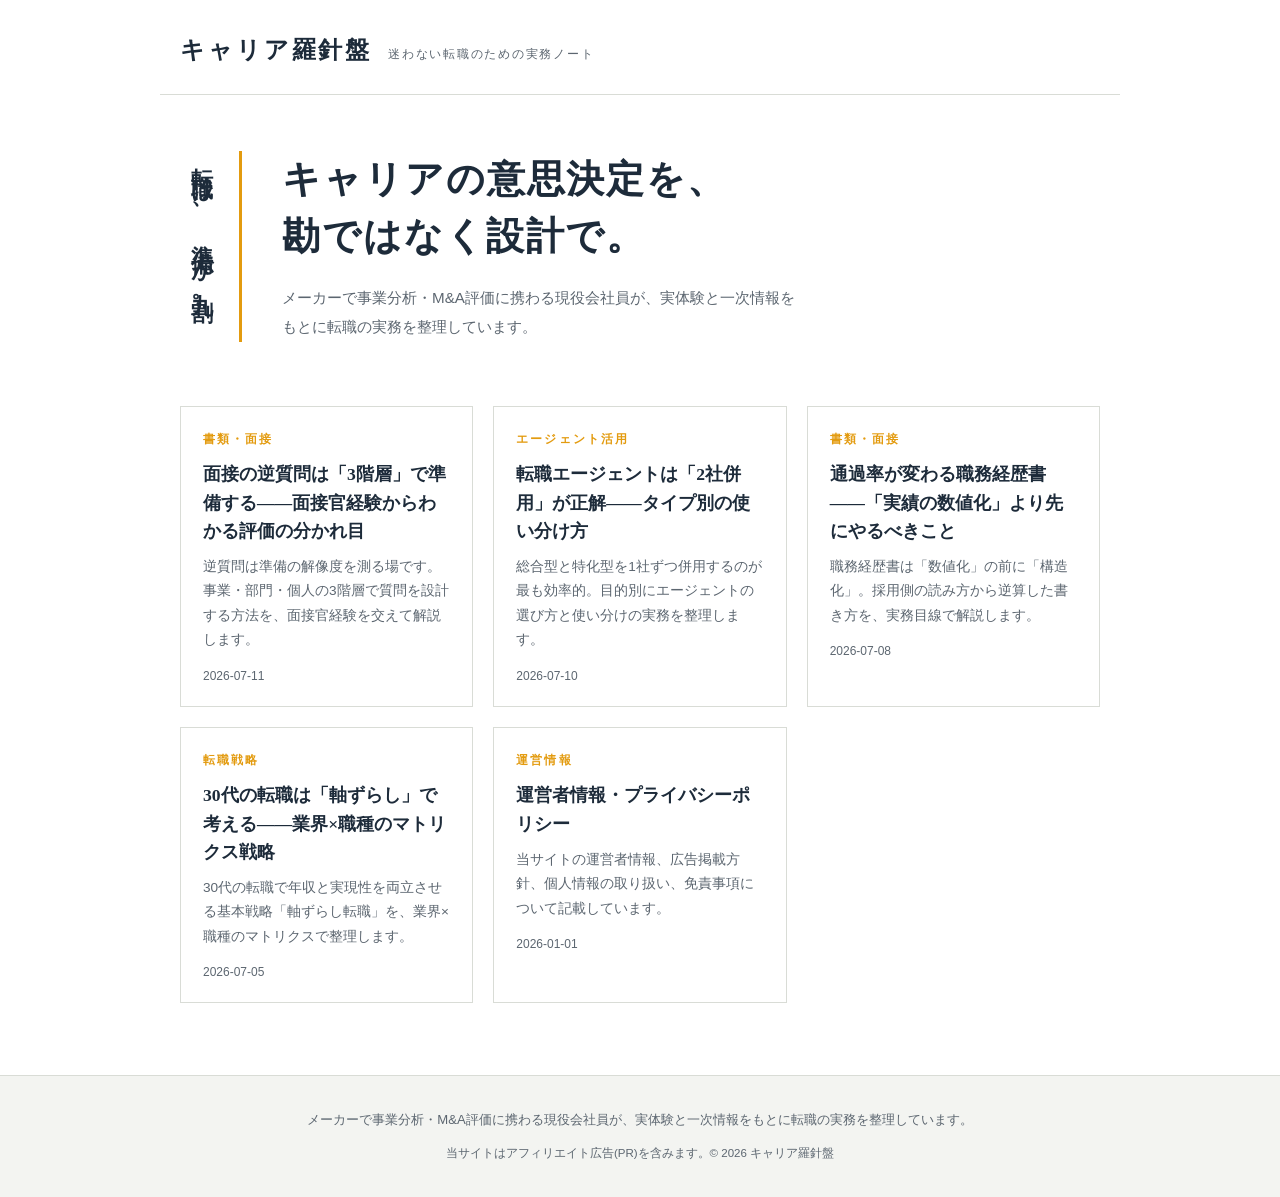
<file: docs/index.html>
<!DOCTYPE html>
<html lang="ja">
<head>
<meta charset="UTF-8">
<meta name="viewport" content="width=device-width, initial-scale=1.0">
<title>キャリア羅針盤 | 迷わない転職のための実務ノート</title>
<meta name="description" content="迷わない転職のための実務ノート">
<style>:root{
  --ink:#1d2b3a;
  --paper:#ffffff;
  --mist:#f3f4f1;
  --amber:#e39b0f;
  --link:#24589f;
  --gray:#5c6670;
  --hair:#d9dcd6;
}
*{margin:0;padding:0;box-sizing:border-box}
body{
  font-family:"Hiragino Sans","Hiragino Kaku Gothic ProN","Yu Gothic","Noto Sans JP",Meiryo,sans-serif;
  color:var(--ink);background:var(--paper);
  line-height:1.9;font-size:16px;
  -webkit-font-smoothing:antialiased;
}
a{color:var(--link)}
a:focus-visible{outline:2px solid var(--amber);outline-offset:3px}

/* ---- header ---- */
.site-head{
  max-width:960px;margin:0 auto;padding:28px 20px 20px;
  border-bottom:1px solid var(--hair);
  display:flex;align-items:baseline;gap:16px;flex-wrap:wrap;
}
.brand{
  font-family:"Hiragino Mincho ProN","Yu Mincho","Noto Serif JP",serif;
  font-size:1.5rem;font-weight:600;letter-spacing:.12em;
  color:var(--ink);text-decoration:none;
}
.tagline{font-size:.78rem;color:var(--gray);letter-spacing:.14em}

/* ---- hero ---- */
.hero{
  max-width:960px;margin:0 auto;padding:56px 20px;
  display:flex;gap:40px;align-items:stretch;
}
.hero-vertical{
  writing-mode:vertical-rl;
  font-family:"Hiragino Mincho ProN","Yu Mincho","Noto Serif JP",serif;
  font-size:1.35rem;letter-spacing:.35em;font-weight:600;
  border-right:3px solid var(--amber);
  padding-right:18px;color:var(--ink);
}
.hero-main h1{
  font-family:"Hiragino Mincho ProN","Yu Mincho","Noto Serif JP",serif;
  font-size:clamp(1.6rem,4.5vw,2.4rem);
  font-weight:600;line-height:1.5;letter-spacing:.05em;margin-bottom:18px;
}
.hero-main p{color:var(--gray);max-width:34em;font-size:.95rem}

/* ---- article grid ---- */
.grid{
  max-width:960px;margin:0 auto;padding:8px 20px 72px;
  display:grid;grid-template-columns:repeat(auto-fill,minmax(280px,1fr));gap:20px;
}
.card{
  display:block;text-decoration:none;color:var(--ink);
  border:1px solid var(--hair);background:var(--paper);
  padding:22px 22px 18px;transition:border-color .2s;
}
.card:hover{border-color:var(--amber)}
.card-cat{
  font-size:.72rem;letter-spacing:.18em;color:var(--amber);
  font-weight:700;margin-bottom:10px;
}
.card-title{
  font-family:"Hiragino Mincho ProN","Yu Mincho","Noto Serif JP",serif;
  font-size:1.1rem;font-weight:600;line-height:1.6;margin-bottom:10px;
}
.card-desc{font-size:.85rem;color:var(--gray);line-height:1.8;margin-bottom:12px}
.card-date{font-size:.75rem;color:var(--gray)}

/* ---- article page ---- */
.article{max-width:720px;margin:0 auto;padding:48px 20px 72px}
.eyebrow{font-size:.75rem;letter-spacing:.2em;color:var(--amber);font-weight:700;margin-bottom:12px}
.article h1{
  font-family:"Hiragino Mincho ProN","Yu Mincho","Noto Serif JP",serif;
  font-size:clamp(1.5rem,4vw,2rem);font-weight:600;line-height:1.6;
  margin-bottom:36px;padding-bottom:20px;border-bottom:1px solid var(--hair);
}
.article h2{
  font-family:"Hiragino Mincho ProN","Yu Mincho","Noto Serif JP",serif;
  font-size:1.3rem;font-weight:600;margin:44px 0 16px;
  padding-left:14px;border-left:4px solid var(--amber);line-height:1.6;
}
.article h3{font-size:1.05rem;font-weight:700;margin:32px 0 12px}
.article p{margin-bottom:18px}
.article ul,.article ol{margin:0 0 18px 1.5em}
.article li{margin-bottom:6px}
.article blockquote{
  background:var(--mist);padding:16px 20px;margin-bottom:18px;
  border-left:3px solid var(--gray);font-size:.92rem;color:var(--gray);
}
.back{margin-top:48px}

/* ---- CTA box ---- */
.cta{
  border:1.5px solid var(--ink);background:var(--mist);
  padding:24px;margin:28px 0;
}
.cta-label{font-size:.68rem;letter-spacing:.2em;color:var(--gray);margin-bottom:6px}
.cta-name{
  font-family:"Hiragino Mincho ProN","Yu Mincho","Noto Serif JP",serif;
  font-size:1.15rem;font-weight:600;margin-bottom:8px;
}
.cta-desc{font-size:.88rem;color:var(--gray);margin-bottom:16px;line-height:1.8}
.cta-btn{
  display:inline-block;background:var(--ink);color:#fff;text-decoration:none;
  padding:12px 28px;font-size:.9rem;font-weight:700;letter-spacing:.08em;
  transition:background .2s;
}
.cta-btn:hover{background:var(--amber)}
.cta-btn:focus-visible{outline:2px solid var(--amber);outline-offset:3px}

/* ---- footer ---- */
.site-foot{
  border-top:1px solid var(--hair);background:var(--mist);
  padding:32px 20px;text-align:center;font-size:.82rem;color:var(--gray);
}
.site-foot .fine{margin-top:10px;font-size:.72rem}

@media (max-width:640px){
  .hero{flex-direction:row;gap:24px;padding:40px 20px}
  .hero-vertical{font-size:1.05rem}
}
@media (prefers-reduced-motion:reduce){
  *{transition:none!important}
}
</style>
</head>
<body>
<header class="site-head">
  <a class="brand" href="index.html">キャリア羅針盤</a>
  <p class="tagline">迷わない転職のための実務ノート</p>
</header>
<section class="hero">
  <p class="hero-vertical">転職は、準備が九割。</p>
  <div class="hero-main">
    <h1>キャリアの意思決定を、<br>勘ではなく設計で。</h1>
    <p>メーカーで事業分析・M&A評価に携わる現役会社員が、実体験と一次情報をもとに転職の実務を整理しています。</p>
  </div>
</section>
<main class="grid">
<a class="card" href="2026-07-11-gyakushitsumon-3kaisou.html">
  <p class="card-cat">書類・面接</p>
  <p class="card-title">面接の逆質問は「3階層」で準備する——面接官経験からわかる評価の分かれ目</p>
  <p class="card-desc">逆質問は準備の解像度を測る場です。事業・部門・個人の3階層で質問を設計する方法を、面接官経験を交えて解説します。</p>
  <p class="card-date">2026-07-11</p>
</a>
<a class="card" href="2026-07-10-tenshoku-agent.html">
  <p class="card-cat">エージェント活用</p>
  <p class="card-title">転職エージェントは「2社併用」が正解——タイプ別の使い分け方</p>
  <p class="card-desc">総合型と特化型を1社ずつ併用するのが最も効率的。目的別にエージェントの選び方と使い分けの実務を整理します。</p>
  <p class="card-date">2026-07-10</p>
</a>
<a class="card" href="2026-07-08-shokumu-keirekisho.html">
  <p class="card-cat">書類・面接</p>
  <p class="card-title">通過率が変わる職務経歴書——「実績の数値化」より先にやるべきこと</p>
  <p class="card-desc">職務経歴書は「数値化」の前に「構造化」。採用側の読み方から逆算した書き方を、実務目線で解説します。</p>
  <p class="card-date">2026-07-08</p>
</a>
<a class="card" href="2026-07-05-30dai-tenshoku-senryaku.html">
  <p class="card-cat">転職戦略</p>
  <p class="card-title">30代の転職は「軸ずらし」で考える——業界×職種のマトリクス戦略</p>
  <p class="card-desc">30代の転職で年収と実現性を両立させる基本戦略「軸ずらし転職」を、業界×職種のマトリクスで整理します。</p>
  <p class="card-date">2026-07-05</p>
</a>
<a class="card" href="2026-01-01-privacy-policy.html">
  <p class="card-cat">運営情報</p>
  <p class="card-title">運営者情報・プライバシーポリシー</p>
  <p class="card-desc">当サイトの運営者情報、広告掲載方針、個人情報の取り扱い、免責事項について記載しています。</p>
  <p class="card-date">2026-01-01</p>
</a>
</main>
<footer class="site-foot">
  <p>メーカーで事業分析・M&A評価に携わる現役会社員が、実体験と一次情報をもとに転職の実務を整理しています。</p>
  <p class="fine">当サイトはアフィリエイト広告(PR)を含みます。&copy; 2026 キャリア羅針盤</p>
</footer>
</body>
</html>
</file>
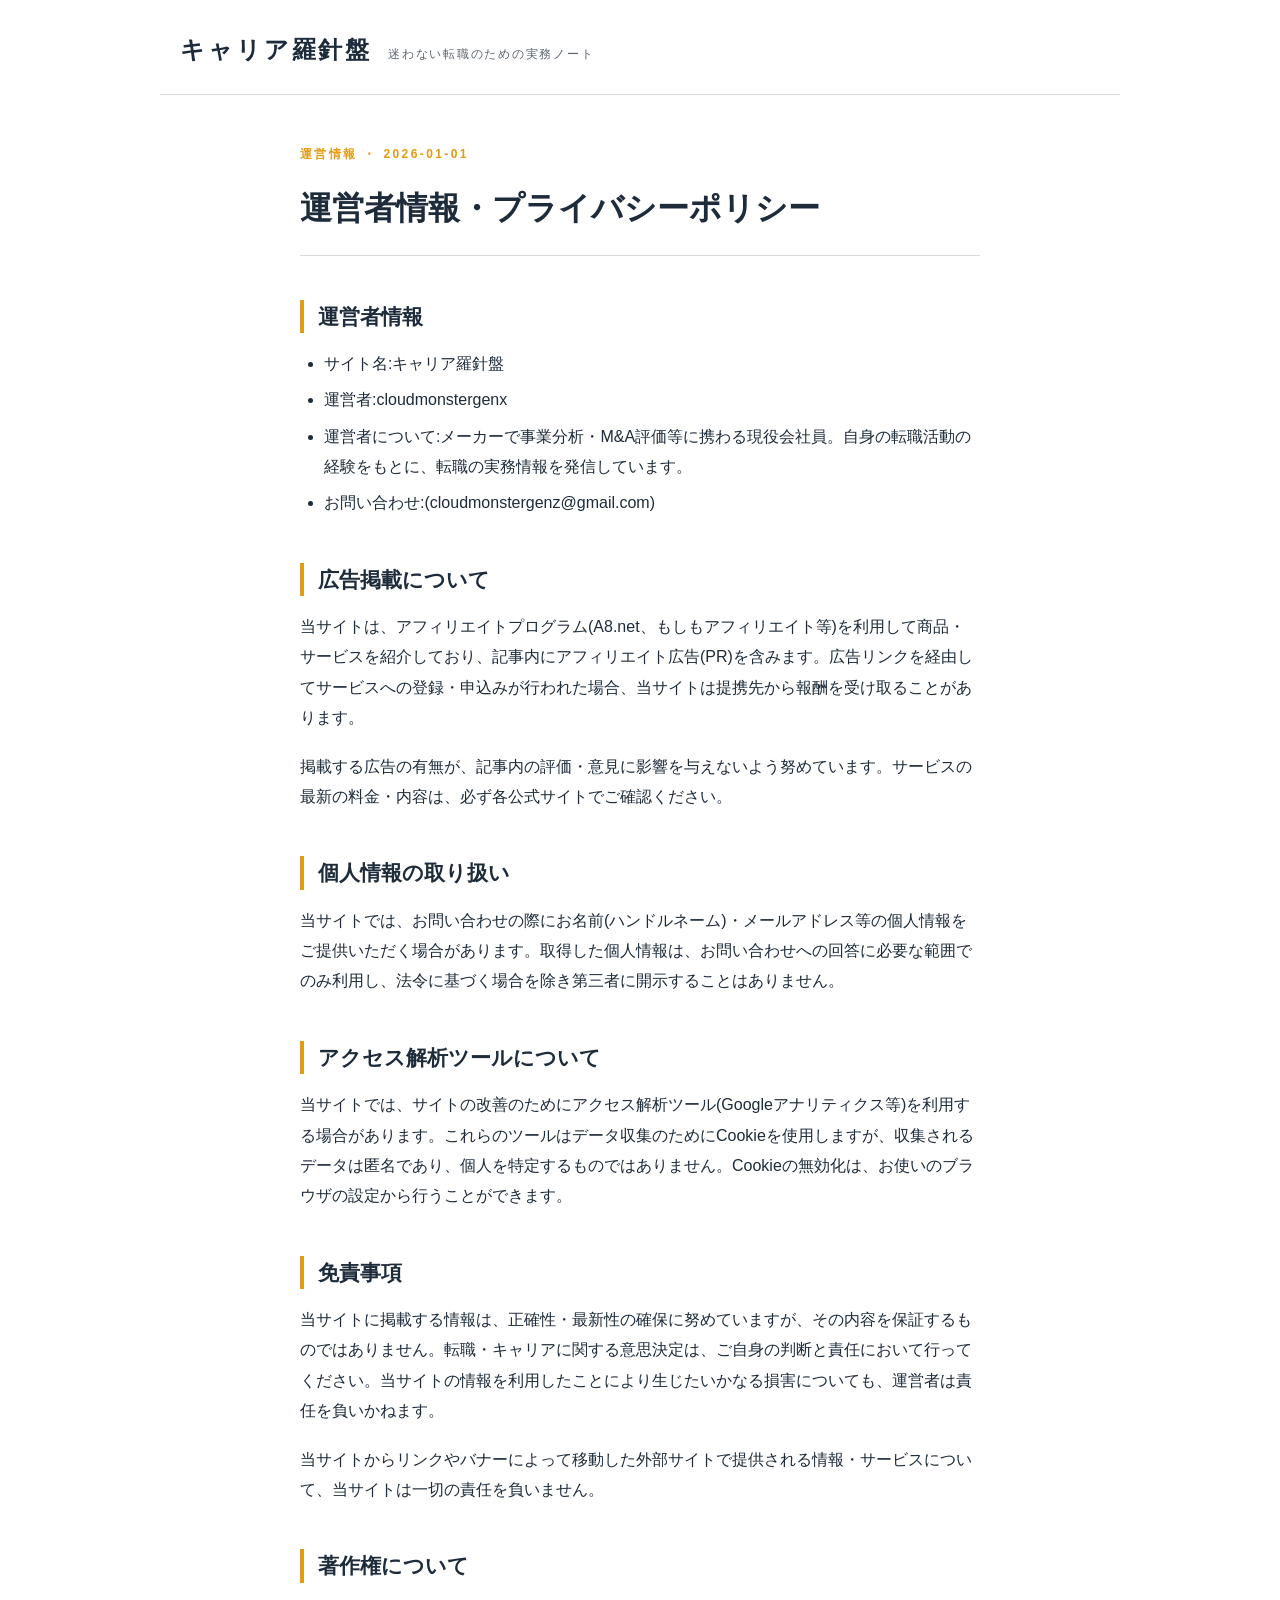
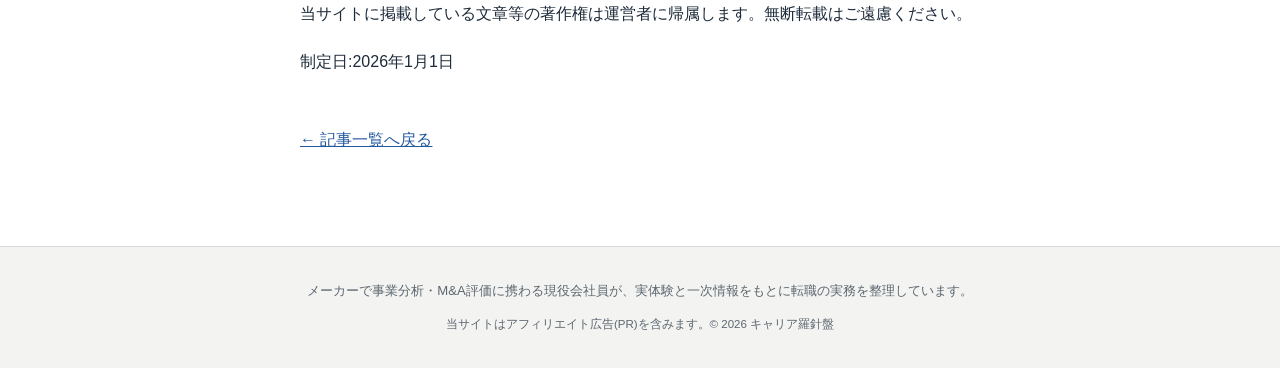
<file: docs/2026-01-01-privacy-policy.html>
<!DOCTYPE html>
<html lang="ja">
<head>
<meta charset="UTF-8">
<meta name="viewport" content="width=device-width, initial-scale=1.0">
<title>運営者情報・プライバシーポリシー | キャリア羅針盤</title>
<meta name="description" content="当サイトの運営者情報、広告掲載方針、個人情報の取り扱い、免責事項について記載しています。">
<style>:root{
  --ink:#1d2b3a;
  --paper:#ffffff;
  --mist:#f3f4f1;
  --amber:#e39b0f;
  --link:#24589f;
  --gray:#5c6670;
  --hair:#d9dcd6;
}
*{margin:0;padding:0;box-sizing:border-box}
body{
  font-family:"Hiragino Sans","Hiragino Kaku Gothic ProN","Yu Gothic","Noto Sans JP",Meiryo,sans-serif;
  color:var(--ink);background:var(--paper);
  line-height:1.9;font-size:16px;
  -webkit-font-smoothing:antialiased;
}
a{color:var(--link)}
a:focus-visible{outline:2px solid var(--amber);outline-offset:3px}

/* ---- header ---- */
.site-head{
  max-width:960px;margin:0 auto;padding:28px 20px 20px;
  border-bottom:1px solid var(--hair);
  display:flex;align-items:baseline;gap:16px;flex-wrap:wrap;
}
.brand{
  font-family:"Hiragino Mincho ProN","Yu Mincho","Noto Serif JP",serif;
  font-size:1.5rem;font-weight:600;letter-spacing:.12em;
  color:var(--ink);text-decoration:none;
}
.tagline{font-size:.78rem;color:var(--gray);letter-spacing:.14em}

/* ---- hero ---- */
.hero{
  max-width:960px;margin:0 auto;padding:56px 20px;
  display:flex;gap:40px;align-items:stretch;
}
.hero-vertical{
  writing-mode:vertical-rl;
  font-family:"Hiragino Mincho ProN","Yu Mincho","Noto Serif JP",serif;
  font-size:1.35rem;letter-spacing:.35em;font-weight:600;
  border-right:3px solid var(--amber);
  padding-right:18px;color:var(--ink);
}
.hero-main h1{
  font-family:"Hiragino Mincho ProN","Yu Mincho","Noto Serif JP",serif;
  font-size:clamp(1.6rem,4.5vw,2.4rem);
  font-weight:600;line-height:1.5;letter-spacing:.05em;margin-bottom:18px;
}
.hero-main p{color:var(--gray);max-width:34em;font-size:.95rem}

/* ---- article grid ---- */
.grid{
  max-width:960px;margin:0 auto;padding:8px 20px 72px;
  display:grid;grid-template-columns:repeat(auto-fill,minmax(280px,1fr));gap:20px;
}
.card{
  display:block;text-decoration:none;color:var(--ink);
  border:1px solid var(--hair);background:var(--paper);
  padding:22px 22px 18px;transition:border-color .2s;
}
.card:hover{border-color:var(--amber)}
.card-cat{
  font-size:.72rem;letter-spacing:.18em;color:var(--amber);
  font-weight:700;margin-bottom:10px;
}
.card-title{
  font-family:"Hiragino Mincho ProN","Yu Mincho","Noto Serif JP",serif;
  font-size:1.1rem;font-weight:600;line-height:1.6;margin-bottom:10px;
}
.card-desc{font-size:.85rem;color:var(--gray);line-height:1.8;margin-bottom:12px}
.card-date{font-size:.75rem;color:var(--gray)}

/* ---- article page ---- */
.article{max-width:720px;margin:0 auto;padding:48px 20px 72px}
.eyebrow{font-size:.75rem;letter-spacing:.2em;color:var(--amber);font-weight:700;margin-bottom:12px}
.article h1{
  font-family:"Hiragino Mincho ProN","Yu Mincho","Noto Serif JP",serif;
  font-size:clamp(1.5rem,4vw,2rem);font-weight:600;line-height:1.6;
  margin-bottom:36px;padding-bottom:20px;border-bottom:1px solid var(--hair);
}
.article h2{
  font-family:"Hiragino Mincho ProN","Yu Mincho","Noto Serif JP",serif;
  font-size:1.3rem;font-weight:600;margin:44px 0 16px;
  padding-left:14px;border-left:4px solid var(--amber);line-height:1.6;
}
.article h3{font-size:1.05rem;font-weight:700;margin:32px 0 12px}
.article p{margin-bottom:18px}
.article ul,.article ol{margin:0 0 18px 1.5em}
.article li{margin-bottom:6px}
.article blockquote{
  background:var(--mist);padding:16px 20px;margin-bottom:18px;
  border-left:3px solid var(--gray);font-size:.92rem;color:var(--gray);
}
.back{margin-top:48px}

/* ---- CTA box ---- */
.cta{
  border:1.5px solid var(--ink);background:var(--mist);
  padding:24px;margin:28px 0;
}
.cta-label{font-size:.68rem;letter-spacing:.2em;color:var(--gray);margin-bottom:6px}
.cta-name{
  font-family:"Hiragino Mincho ProN","Yu Mincho","Noto Serif JP",serif;
  font-size:1.15rem;font-weight:600;margin-bottom:8px;
}
.cta-desc{font-size:.88rem;color:var(--gray);margin-bottom:16px;line-height:1.8}
.cta-btn{
  display:inline-block;background:var(--ink);color:#fff;text-decoration:none;
  padding:12px 28px;font-size:.9rem;font-weight:700;letter-spacing:.08em;
  transition:background .2s;
}
.cta-btn:hover{background:var(--amber)}
.cta-btn:focus-visible{outline:2px solid var(--amber);outline-offset:3px}

/* ---- footer ---- */
.site-foot{
  border-top:1px solid var(--hair);background:var(--mist);
  padding:32px 20px;text-align:center;font-size:.82rem;color:var(--gray);
}
.site-foot .fine{margin-top:10px;font-size:.72rem}

@media (max-width:640px){
  .hero{flex-direction:row;gap:24px;padding:40px 20px}
  .hero-vertical{font-size:1.05rem}
}
@media (prefers-reduced-motion:reduce){
  *{transition:none!important}
}
</style>
</head>
<body>
<header class="site-head">
  <a class="brand" href="index.html">キャリア羅針盤</a>
  <p class="tagline">迷わない転職のための実務ノート</p>
</header>
<main class="article">
  <p class="eyebrow">運営情報 ・ 2026-01-01</p>
  <h1>運営者情報・プライバシーポリシー</h1>
  <h2>運営者情報</h2>
<ul>
<li>サイト名:キャリア羅針盤</li>
<li>運営者:cloudmonstergenx</li>
<li>運営者について:メーカーで事業分析・M&amp;A評価等に携わる現役会社員。自身の転職活動の経験をもとに、転職の実務情報を発信しています。</li>
<li>お問い合わせ:(cloudmonstergenz@gmail.com)</li>
</ul>
<h2>広告掲載について</h2>
<p>当サイトは、アフィリエイトプログラム(A8.net、もしもアフィリエイト等)を利用して商品・サービスを紹介しており、記事内にアフィリエイト広告(PR)を含みます。広告リンクを経由してサービスへの登録・申込みが行われた場合、当サイトは提携先から報酬を受け取ることがあります。</p>
<p>掲載する広告の有無が、記事内の評価・意見に影響を与えないよう努めています。サービスの最新の料金・内容は、必ず各公式サイトでご確認ください。</p>
<h2>個人情報の取り扱い</h2>
<p>当サイトでは、お問い合わせの際にお名前(ハンドルネーム)・メールアドレス等の個人情報をご提供いただく場合があります。取得した個人情報は、お問い合わせへの回答に必要な範囲でのみ利用し、法令に基づく場合を除き第三者に開示することはありません。</p>
<h2>アクセス解析ツールについて</h2>
<p>当サイトでは、サイトの改善のためにアクセス解析ツール(Googleアナリティクス等)を利用する場合があります。これらのツールはデータ収集のためにCookieを使用しますが、収集されるデータは匿名であり、個人を特定するものではありません。Cookieの無効化は、お使いのブラウザの設定から行うことができます。</p>
<h2>免責事項</h2>
<p>当サイトに掲載する情報は、正確性・最新性の確保に努めていますが、その内容を保証するものではありません。転職・キャリアに関する意思決定は、ご自身の判断と責任において行ってください。当サイトの情報を利用したことにより生じたいかなる損害についても、運営者は責任を負いかねます。</p>
<p>当サイトからリンクやバナーによって移動した外部サイトで提供される情報・サービスについて、当サイトは一切の責任を負いません。</p>
<h2>著作権について</h2>
<p>当サイトに掲載している文章等の著作権は運営者に帰属します。無断転載はご遠慮ください。</p>
<p>制定日:2026年1月1日</p>
  <p class="back"><a href="index.html">← 記事一覧へ戻る</a></p>
</main>
<footer class="site-foot">
  <p>メーカーで事業分析・M&A評価に携わる現役会社員が、実体験と一次情報をもとに転職の実務を整理しています。</p>
  <p class="fine">当サイトはアフィリエイト広告(PR)を含みます。&copy; 2026 キャリア羅針盤</p>
</footer>
</body>
</html>
</file>
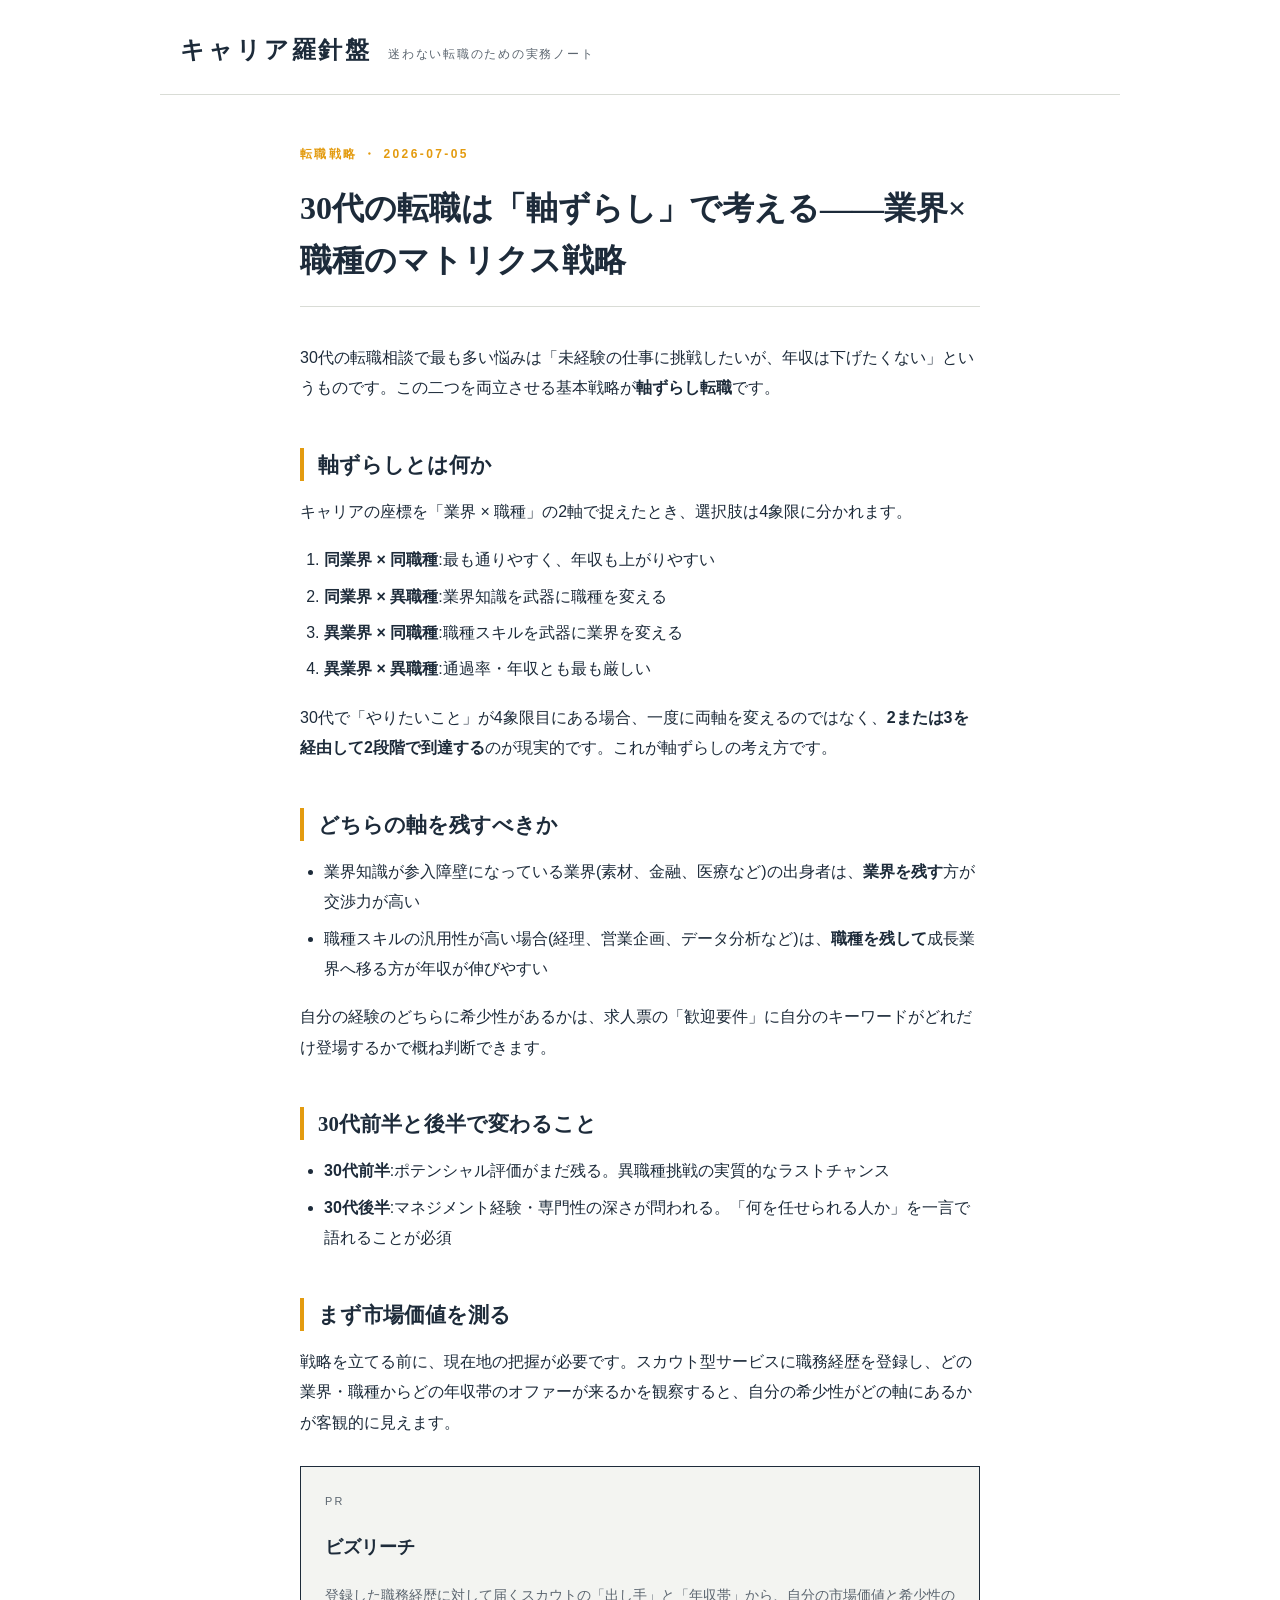
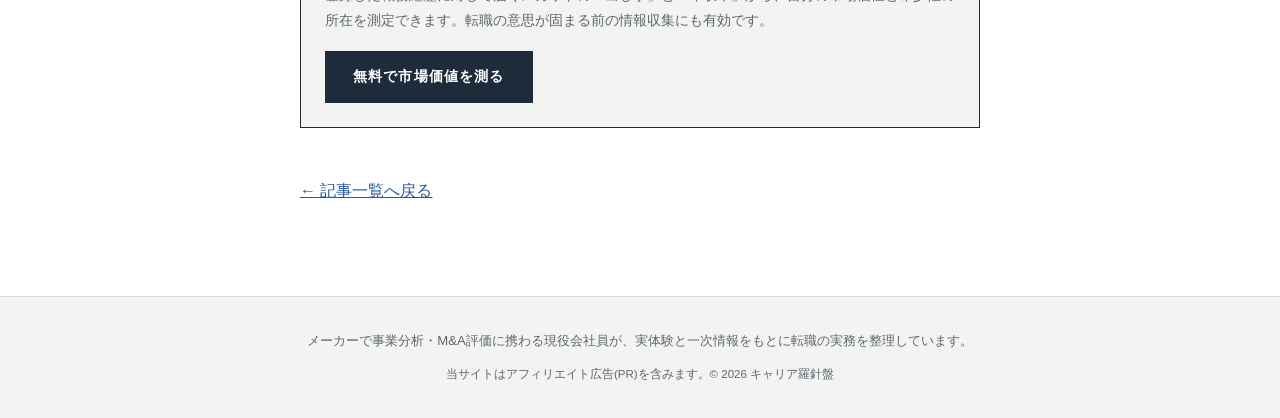
<file: docs/2026-07-05-30dai-tenshoku-senryaku.html>
<!DOCTYPE html>
<html lang="ja">
<head>
<meta charset="UTF-8">
<meta name="viewport" content="width=device-width, initial-scale=1.0">
<title>30代の転職は「軸ずらし」で考える——業界×職種のマトリクス戦略 | キャリア羅針盤</title>
<meta name="description" content="30代の転職で年収と実現性を両立させる基本戦略「軸ずらし転職」を、業界×職種のマトリクスで整理します。">
<style>:root{
  --ink:#1d2b3a;
  --paper:#ffffff;
  --mist:#f3f4f1;
  --amber:#e39b0f;
  --link:#24589f;
  --gray:#5c6670;
  --hair:#d9dcd6;
}
*{margin:0;padding:0;box-sizing:border-box}
body{
  font-family:"Hiragino Sans","Hiragino Kaku Gothic ProN","Yu Gothic","Noto Sans JP",Meiryo,sans-serif;
  color:var(--ink);background:var(--paper);
  line-height:1.9;font-size:16px;
  -webkit-font-smoothing:antialiased;
}
a{color:var(--link)}
a:focus-visible{outline:2px solid var(--amber);outline-offset:3px}

/* ---- header ---- */
.site-head{
  max-width:960px;margin:0 auto;padding:28px 20px 20px;
  border-bottom:1px solid var(--hair);
  display:flex;align-items:baseline;gap:16px;flex-wrap:wrap;
}
.brand{
  font-family:"Hiragino Mincho ProN","Yu Mincho","Noto Serif JP",serif;
  font-size:1.5rem;font-weight:600;letter-spacing:.12em;
  color:var(--ink);text-decoration:none;
}
.tagline{font-size:.78rem;color:var(--gray);letter-spacing:.14em}

/* ---- hero ---- */
.hero{
  max-width:960px;margin:0 auto;padding:56px 20px;
  display:flex;gap:40px;align-items:stretch;
}
.hero-vertical{
  writing-mode:vertical-rl;
  font-family:"Hiragino Mincho ProN","Yu Mincho","Noto Serif JP",serif;
  font-size:1.35rem;letter-spacing:.35em;font-weight:600;
  border-right:3px solid var(--amber);
  padding-right:18px;color:var(--ink);
}
.hero-main h1{
  font-family:"Hiragino Mincho ProN","Yu Mincho","Noto Serif JP",serif;
  font-size:clamp(1.6rem,4.5vw,2.4rem);
  font-weight:600;line-height:1.5;letter-spacing:.05em;margin-bottom:18px;
}
.hero-main p{color:var(--gray);max-width:34em;font-size:.95rem}

/* ---- article grid ---- */
.grid{
  max-width:960px;margin:0 auto;padding:8px 20px 72px;
  display:grid;grid-template-columns:repeat(auto-fill,minmax(280px,1fr));gap:20px;
}
.card{
  display:block;text-decoration:none;color:var(--ink);
  border:1px solid var(--hair);background:var(--paper);
  padding:22px 22px 18px;transition:border-color .2s;
}
.card:hover{border-color:var(--amber)}
.card-cat{
  font-size:.72rem;letter-spacing:.18em;color:var(--amber);
  font-weight:700;margin-bottom:10px;
}
.card-title{
  font-family:"Hiragino Mincho ProN","Yu Mincho","Noto Serif JP",serif;
  font-size:1.1rem;font-weight:600;line-height:1.6;margin-bottom:10px;
}
.card-desc{font-size:.85rem;color:var(--gray);line-height:1.8;margin-bottom:12px}
.card-date{font-size:.75rem;color:var(--gray)}

/* ---- article page ---- */
.article{max-width:720px;margin:0 auto;padding:48px 20px 72px}
.eyebrow{font-size:.75rem;letter-spacing:.2em;color:var(--amber);font-weight:700;margin-bottom:12px}
.article h1{
  font-family:"Hiragino Mincho ProN","Yu Mincho","Noto Serif JP",serif;
  font-size:clamp(1.5rem,4vw,2rem);font-weight:600;line-height:1.6;
  margin-bottom:36px;padding-bottom:20px;border-bottom:1px solid var(--hair);
}
.article h2{
  font-family:"Hiragino Mincho ProN","Yu Mincho","Noto Serif JP",serif;
  font-size:1.3rem;font-weight:600;margin:44px 0 16px;
  padding-left:14px;border-left:4px solid var(--amber);line-height:1.6;
}
.article h3{font-size:1.05rem;font-weight:700;margin:32px 0 12px}
.article p{margin-bottom:18px}
.article ul,.article ol{margin:0 0 18px 1.5em}
.article li{margin-bottom:6px}
.article blockquote{
  background:var(--mist);padding:16px 20px;margin-bottom:18px;
  border-left:3px solid var(--gray);font-size:.92rem;color:var(--gray);
}
.back{margin-top:48px}

/* ---- CTA box ---- */
.cta{
  border:1.5px solid var(--ink);background:var(--mist);
  padding:24px;margin:28px 0;
}
.cta-label{font-size:.68rem;letter-spacing:.2em;color:var(--gray);margin-bottom:6px}
.cta-name{
  font-family:"Hiragino Mincho ProN","Yu Mincho","Noto Serif JP",serif;
  font-size:1.15rem;font-weight:600;margin-bottom:8px;
}
.cta-desc{font-size:.88rem;color:var(--gray);margin-bottom:16px;line-height:1.8}
.cta-btn{
  display:inline-block;background:var(--ink);color:#fff;text-decoration:none;
  padding:12px 28px;font-size:.9rem;font-weight:700;letter-spacing:.08em;
  transition:background .2s;
}
.cta-btn:hover{background:var(--amber)}
.cta-btn:focus-visible{outline:2px solid var(--amber);outline-offset:3px}

/* ---- footer ---- */
.site-foot{
  border-top:1px solid var(--hair);background:var(--mist);
  padding:32px 20px;text-align:center;font-size:.82rem;color:var(--gray);
}
.site-foot .fine{margin-top:10px;font-size:.72rem}

@media (max-width:640px){
  .hero{flex-direction:row;gap:24px;padding:40px 20px}
  .hero-vertical{font-size:1.05rem}
}
@media (prefers-reduced-motion:reduce){
  *{transition:none!important}
}
</style>
</head>
<body>
<header class="site-head">
  <a class="brand" href="index.html">キャリア羅針盤</a>
  <p class="tagline">迷わない転職のための実務ノート</p>
</header>
<main class="article">
  <p class="eyebrow">転職戦略 ・ 2026-07-05</p>
  <h1>30代の転職は「軸ずらし」で考える——業界×職種のマトリクス戦略</h1>
  <p>30代の転職相談で最も多い悩みは「未経験の仕事に挑戦したいが、年収は下げたくない」というものです。この二つを両立させる基本戦略が<strong>軸ずらし転職</strong>です。</p>
<h2>軸ずらしとは何か</h2>
<p>キャリアの座標を「業界 × 職種」の2軸で捉えたとき、選択肢は4象限に分かれます。</p>
<ol>
<li><strong>同業界 × 同職種</strong>:最も通りやすく、年収も上がりやすい</li>
<li><strong>同業界 × 異職種</strong>:業界知識を武器に職種を変える</li>
<li><strong>異業界 × 同職種</strong>:職種スキルを武器に業界を変える</li>
<li><strong>異業界 × 異職種</strong>:通過率・年収とも最も厳しい</li>
</ol>
<p>30代で「やりたいこと」が4象限目にある場合、一度に両軸を変えるのではなく、<strong>2または3を経由して2段階で到達する</strong>のが現実的です。これが軸ずらしの考え方です。</p>
<h2>どちらの軸を残すべきか</h2>
<ul>
<li>業界知識が参入障壁になっている業界(素材、金融、医療など)の出身者は、<strong>業界を残す</strong>方が交渉力が高い</li>
<li>職種スキルの汎用性が高い場合(経理、営業企画、データ分析など)は、<strong>職種を残して</strong>成長業界へ移る方が年収が伸びやすい</li>
</ul>
<p>自分の経験のどちらに希少性があるかは、求人票の「歓迎要件」に自分のキーワードがどれだけ登場するかで概ね判断できます。</p>
<h2>30代前半と後半で変わること</h2>
<ul>
<li><strong>30代前半</strong>:ポテンシャル評価がまだ残る。異職種挑戦の実質的なラストチャンス</li>
<li><strong>30代後半</strong>:マネジメント経験・専門性の深さが問われる。「何を任せられる人か」を一言で語れることが必須</li>
</ul>
<h2>まず市場価値を測る</h2>
<p>戦略を立てる前に、現在地の把握が必要です。スカウト型サービスに職務経歴を登録し、どの業界・職種からどの年収帯のオファーが来るかを観察すると、自分の希少性がどの軸にあるかが客観的に見えます。</p>
<aside class="cta"><p class="cta-label">PR</p><p class="cta-name">ビズリーチ</p><p class="cta-desc">登録した職務経歴に対して届くスカウトの「出し手」と「年収帯」から、自分の市場価値と希少性の所在を測定できます。転職の意思が固まる前の情報収集にも有効です。</p><a class="cta-btn" href="https://REPLACE-WITH-YOUR-ASP-LINK" rel="nofollow sponsored" target="_blank">無料で市場価値を測る</a></aside>
  <p class="back"><a href="index.html">← 記事一覧へ戻る</a></p>
</main>
<footer class="site-foot">
  <p>メーカーで事業分析・M&A評価に携わる現役会社員が、実体験と一次情報をもとに転職の実務を整理しています。</p>
  <p class="fine">当サイトはアフィリエイト広告(PR)を含みます。&copy; 2026 キャリア羅針盤</p>
</footer>
</body>
</html>
</file>
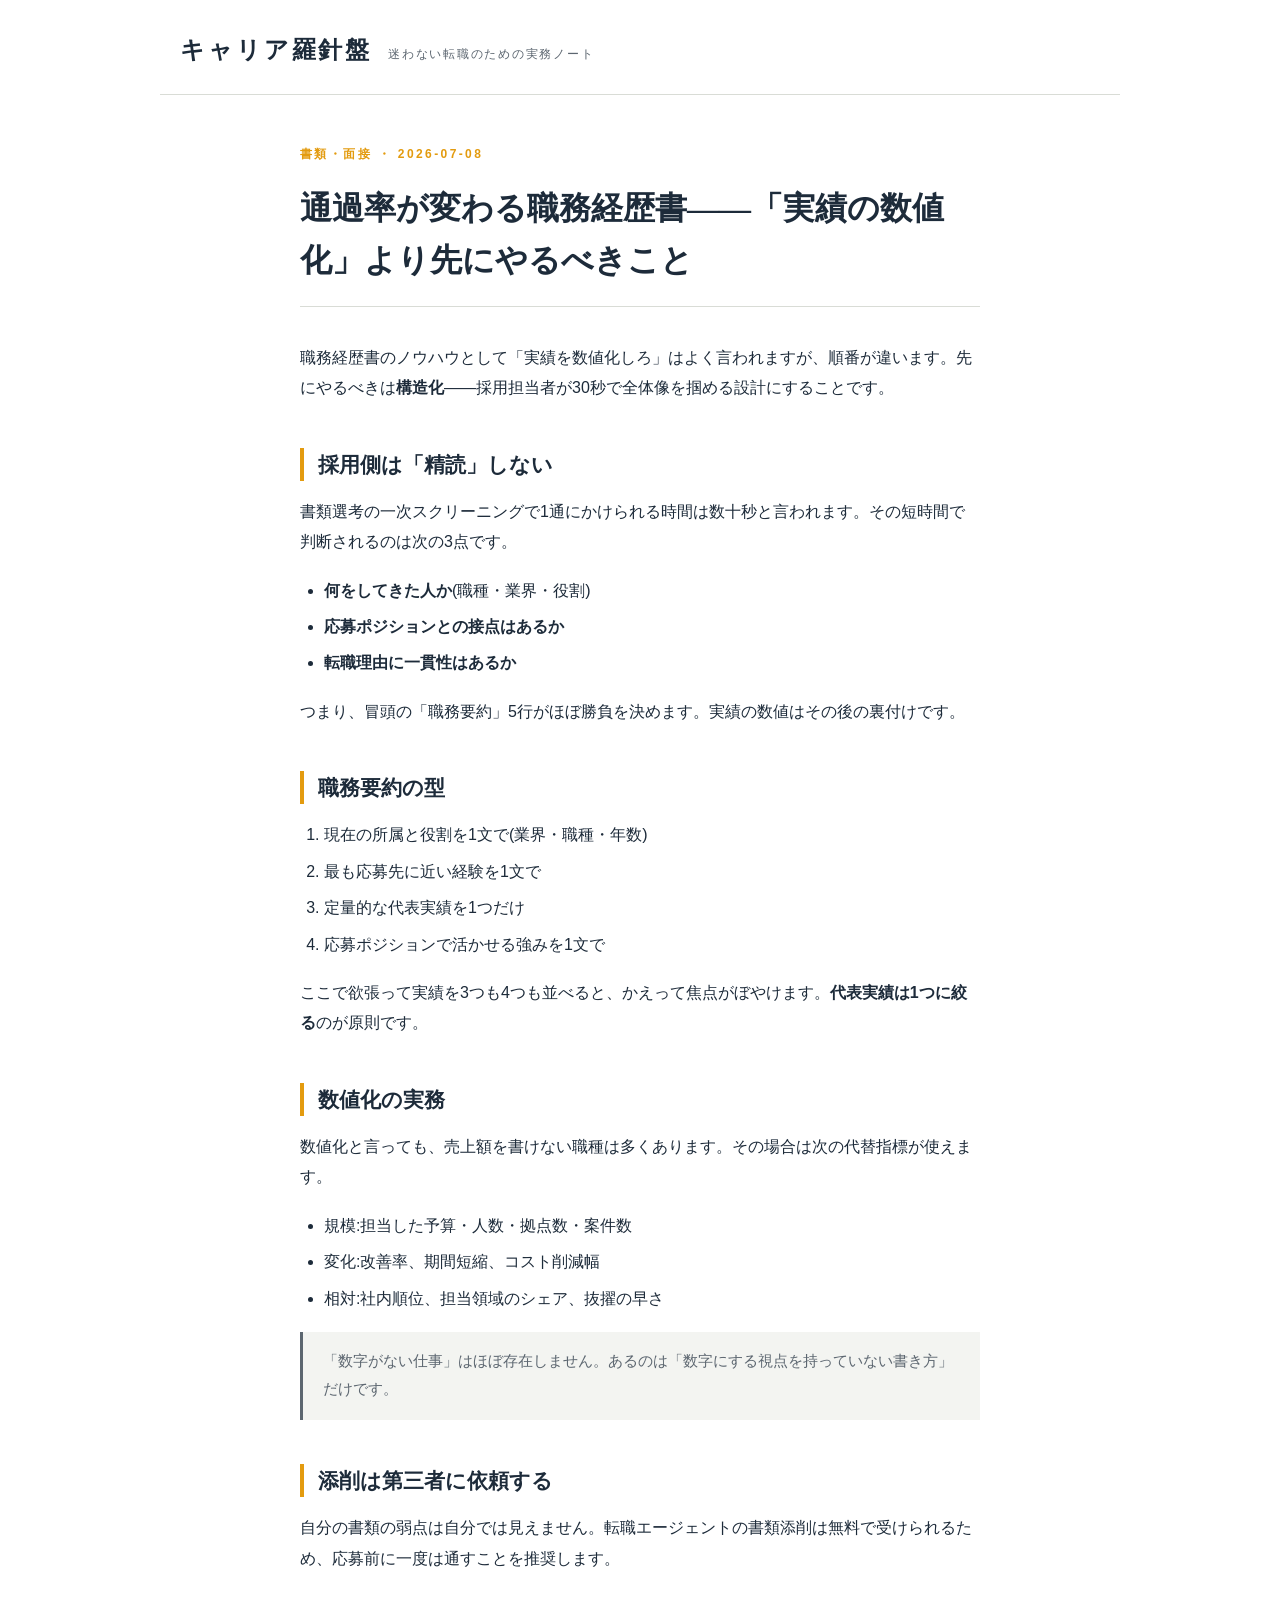
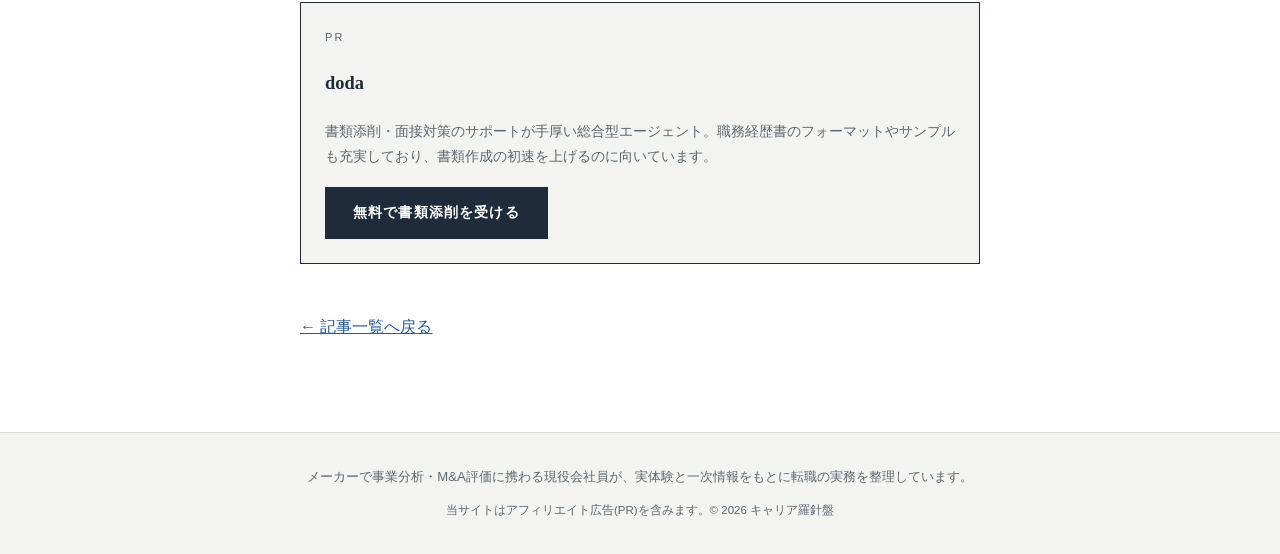
<file: docs/2026-07-08-shokumu-keirekisho.html>
<!DOCTYPE html>
<html lang="ja">
<head>
<meta charset="UTF-8">
<meta name="viewport" content="width=device-width, initial-scale=1.0">
<title>通過率が変わる職務経歴書——「実績の数値化」より先にやるべきこと | キャリア羅針盤</title>
<meta name="description" content="職務経歴書は「数値化」の前に「構造化」。採用側の読み方から逆算した書き方を、実務目線で解説します。">
<style>:root{
  --ink:#1d2b3a;
  --paper:#ffffff;
  --mist:#f3f4f1;
  --amber:#e39b0f;
  --link:#24589f;
  --gray:#5c6670;
  --hair:#d9dcd6;
}
*{margin:0;padding:0;box-sizing:border-box}
body{
  font-family:"Hiragino Sans","Hiragino Kaku Gothic ProN","Yu Gothic","Noto Sans JP",Meiryo,sans-serif;
  color:var(--ink);background:var(--paper);
  line-height:1.9;font-size:16px;
  -webkit-font-smoothing:antialiased;
}
a{color:var(--link)}
a:focus-visible{outline:2px solid var(--amber);outline-offset:3px}

/* ---- header ---- */
.site-head{
  max-width:960px;margin:0 auto;padding:28px 20px 20px;
  border-bottom:1px solid var(--hair);
  display:flex;align-items:baseline;gap:16px;flex-wrap:wrap;
}
.brand{
  font-family:"Hiragino Mincho ProN","Yu Mincho","Noto Serif JP",serif;
  font-size:1.5rem;font-weight:600;letter-spacing:.12em;
  color:var(--ink);text-decoration:none;
}
.tagline{font-size:.78rem;color:var(--gray);letter-spacing:.14em}

/* ---- hero ---- */
.hero{
  max-width:960px;margin:0 auto;padding:56px 20px;
  display:flex;gap:40px;align-items:stretch;
}
.hero-vertical{
  writing-mode:vertical-rl;
  font-family:"Hiragino Mincho ProN","Yu Mincho","Noto Serif JP",serif;
  font-size:1.35rem;letter-spacing:.35em;font-weight:600;
  border-right:3px solid var(--amber);
  padding-right:18px;color:var(--ink);
}
.hero-main h1{
  font-family:"Hiragino Mincho ProN","Yu Mincho","Noto Serif JP",serif;
  font-size:clamp(1.6rem,4.5vw,2.4rem);
  font-weight:600;line-height:1.5;letter-spacing:.05em;margin-bottom:18px;
}
.hero-main p{color:var(--gray);max-width:34em;font-size:.95rem}

/* ---- article grid ---- */
.grid{
  max-width:960px;margin:0 auto;padding:8px 20px 72px;
  display:grid;grid-template-columns:repeat(auto-fill,minmax(280px,1fr));gap:20px;
}
.card{
  display:block;text-decoration:none;color:var(--ink);
  border:1px solid var(--hair);background:var(--paper);
  padding:22px 22px 18px;transition:border-color .2s;
}
.card:hover{border-color:var(--amber)}
.card-cat{
  font-size:.72rem;letter-spacing:.18em;color:var(--amber);
  font-weight:700;margin-bottom:10px;
}
.card-title{
  font-family:"Hiragino Mincho ProN","Yu Mincho","Noto Serif JP",serif;
  font-size:1.1rem;font-weight:600;line-height:1.6;margin-bottom:10px;
}
.card-desc{font-size:.85rem;color:var(--gray);line-height:1.8;margin-bottom:12px}
.card-date{font-size:.75rem;color:var(--gray)}

/* ---- article page ---- */
.article{max-width:720px;margin:0 auto;padding:48px 20px 72px}
.eyebrow{font-size:.75rem;letter-spacing:.2em;color:var(--amber);font-weight:700;margin-bottom:12px}
.article h1{
  font-family:"Hiragino Mincho ProN","Yu Mincho","Noto Serif JP",serif;
  font-size:clamp(1.5rem,4vw,2rem);font-weight:600;line-height:1.6;
  margin-bottom:36px;padding-bottom:20px;border-bottom:1px solid var(--hair);
}
.article h2{
  font-family:"Hiragino Mincho ProN","Yu Mincho","Noto Serif JP",serif;
  font-size:1.3rem;font-weight:600;margin:44px 0 16px;
  padding-left:14px;border-left:4px solid var(--amber);line-height:1.6;
}
.article h3{font-size:1.05rem;font-weight:700;margin:32px 0 12px}
.article p{margin-bottom:18px}
.article ul,.article ol{margin:0 0 18px 1.5em}
.article li{margin-bottom:6px}
.article blockquote{
  background:var(--mist);padding:16px 20px;margin-bottom:18px;
  border-left:3px solid var(--gray);font-size:.92rem;color:var(--gray);
}
.back{margin-top:48px}

/* ---- CTA box ---- */
.cta{
  border:1.5px solid var(--ink);background:var(--mist);
  padding:24px;margin:28px 0;
}
.cta-label{font-size:.68rem;letter-spacing:.2em;color:var(--gray);margin-bottom:6px}
.cta-name{
  font-family:"Hiragino Mincho ProN","Yu Mincho","Noto Serif JP",serif;
  font-size:1.15rem;font-weight:600;margin-bottom:8px;
}
.cta-desc{font-size:.88rem;color:var(--gray);margin-bottom:16px;line-height:1.8}
.cta-btn{
  display:inline-block;background:var(--ink);color:#fff;text-decoration:none;
  padding:12px 28px;font-size:.9rem;font-weight:700;letter-spacing:.08em;
  transition:background .2s;
}
.cta-btn:hover{background:var(--amber)}
.cta-btn:focus-visible{outline:2px solid var(--amber);outline-offset:3px}

/* ---- footer ---- */
.site-foot{
  border-top:1px solid var(--hair);background:var(--mist);
  padding:32px 20px;text-align:center;font-size:.82rem;color:var(--gray);
}
.site-foot .fine{margin-top:10px;font-size:.72rem}

@media (max-width:640px){
  .hero{flex-direction:row;gap:24px;padding:40px 20px}
  .hero-vertical{font-size:1.05rem}
}
@media (prefers-reduced-motion:reduce){
  *{transition:none!important}
}
</style>
</head>
<body>
<header class="site-head">
  <a class="brand" href="index.html">キャリア羅針盤</a>
  <p class="tagline">迷わない転職のための実務ノート</p>
</header>
<main class="article">
  <p class="eyebrow">書類・面接 ・ 2026-07-08</p>
  <h1>通過率が変わる職務経歴書——「実績の数値化」より先にやるべきこと</h1>
  <p>職務経歴書のノウハウとして「実績を数値化しろ」はよく言われますが、順番が違います。先にやるべきは<strong>構造化</strong>——採用担当者が30秒で全体像を掴める設計にすることです。</p>
<h2>採用側は「精読」しない</h2>
<p>書類選考の一次スクリーニングで1通にかけられる時間は数十秒と言われます。その短時間で判断されるのは次の3点です。</p>
<ul>
<li><strong>何をしてきた人か</strong>(職種・業界・役割)</li>
<li><strong>応募ポジションとの接点はあるか</strong></li>
<li><strong>転職理由に一貫性はあるか</strong></li>
</ul>
<p>つまり、冒頭の「職務要約」5行がほぼ勝負を決めます。実績の数値はその後の裏付けです。</p>
<h2>職務要約の型</h2>
<ol>
<li>現在の所属と役割を1文で(業界・職種・年数)</li>
<li>最も応募先に近い経験を1文で</li>
<li>定量的な代表実績を1つだけ</li>
<li>応募ポジションで活かせる強みを1文で</li>
</ol>
<p>ここで欲張って実績を3つも4つも並べると、かえって焦点がぼやけます。<strong>代表実績は1つに絞る</strong>のが原則です。</p>
<h2>数値化の実務</h2>
<p>数値化と言っても、売上額を書けない職種は多くあります。その場合は次の代替指標が使えます。</p>
<ul>
<li>規模:担当した予算・人数・拠点数・案件数</li>
<li>変化:改善率、期間短縮、コスト削減幅</li>
<li>相対:社内順位、担当領域のシェア、抜擢の早さ</li>
</ul>
<blockquote>「数字がない仕事」はほぼ存在しません。あるのは「数字にする視点を持っていない書き方」だけです。</blockquote>
<h2>添削は第三者に依頼する</h2>
<p>自分の書類の弱点は自分では見えません。転職エージェントの書類添削は無料で受けられるため、応募前に一度は通すことを推奨します。</p>
<aside class="cta"><p class="cta-label">PR</p><p class="cta-name">doda</p><p class="cta-desc">書類添削・面接対策のサポートが手厚い総合型エージェント。職務経歴書のフォーマットやサンプルも充実しており、書類作成の初速を上げるのに向いています。</p><a class="cta-btn" href="https://REPLACE-WITH-YOUR-ASP-LINK" rel="nofollow sponsored" target="_blank">無料で書類添削を受ける</a></aside>
  <p class="back"><a href="index.html">← 記事一覧へ戻る</a></p>
</main>
<footer class="site-foot">
  <p>メーカーで事業分析・M&A評価に携わる現役会社員が、実体験と一次情報をもとに転職の実務を整理しています。</p>
  <p class="fine">当サイトはアフィリエイト広告(PR)を含みます。&copy; 2026 キャリア羅針盤</p>
</footer>
</body>
</html>
</file>
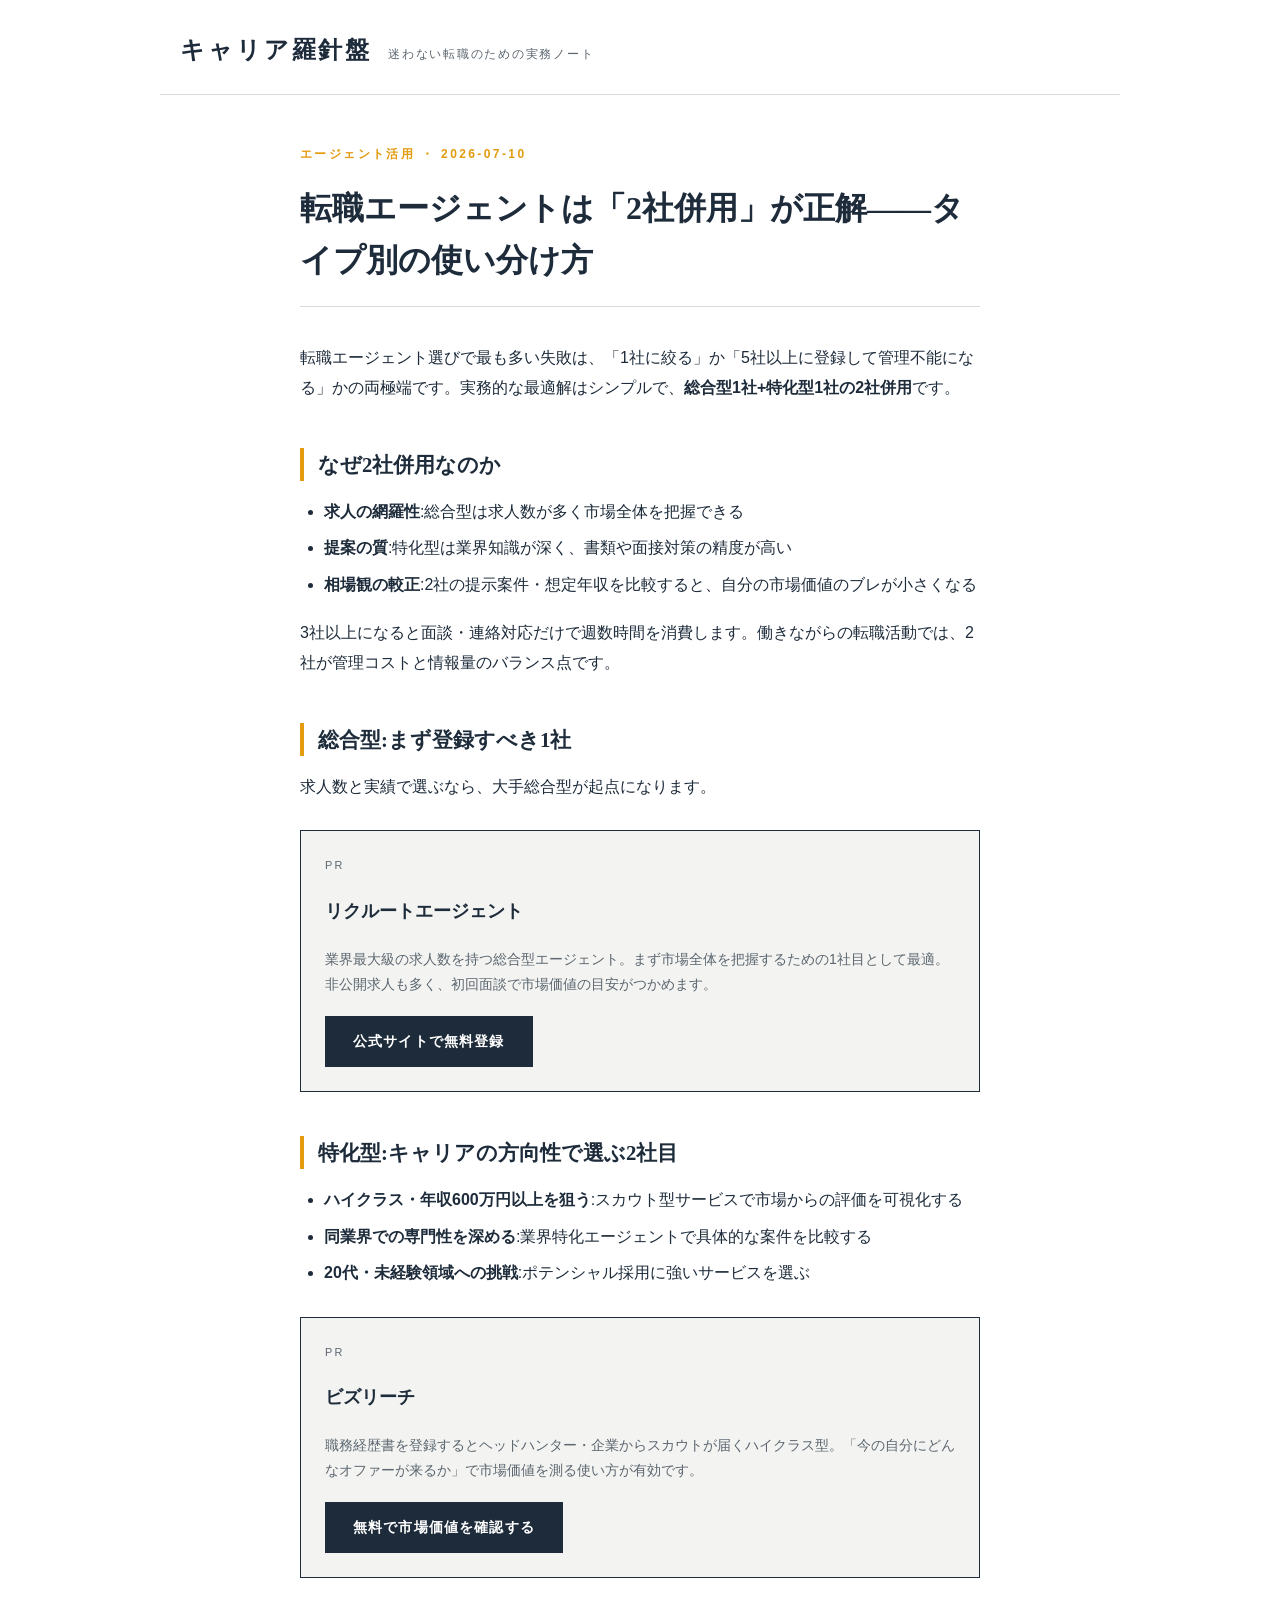
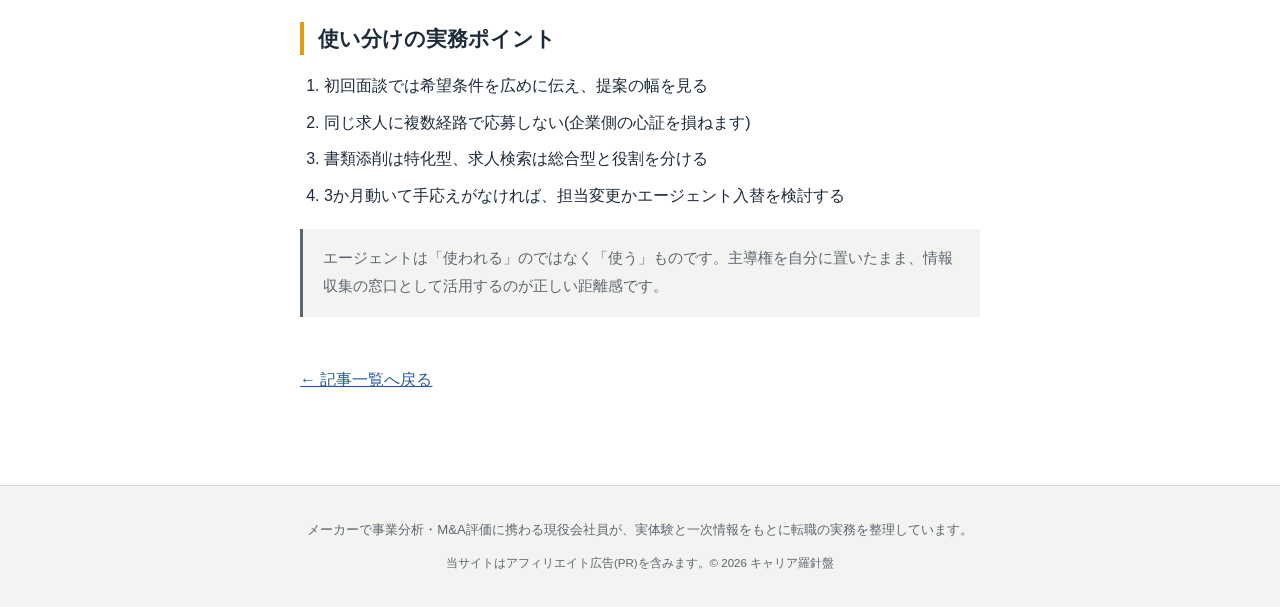
<file: docs/2026-07-10-tenshoku-agent.html>
<!DOCTYPE html>
<html lang="ja">
<head>
<meta charset="UTF-8">
<meta name="viewport" content="width=device-width, initial-scale=1.0">
<title>転職エージェントは「2社併用」が正解——タイプ別の使い分け方 | キャリア羅針盤</title>
<meta name="description" content="総合型と特化型を1社ずつ併用するのが最も効率的。目的別にエージェントの選び方と使い分けの実務を整理します。">
<style>:root{
  --ink:#1d2b3a;
  --paper:#ffffff;
  --mist:#f3f4f1;
  --amber:#e39b0f;
  --link:#24589f;
  --gray:#5c6670;
  --hair:#d9dcd6;
}
*{margin:0;padding:0;box-sizing:border-box}
body{
  font-family:"Hiragino Sans","Hiragino Kaku Gothic ProN","Yu Gothic","Noto Sans JP",Meiryo,sans-serif;
  color:var(--ink);background:var(--paper);
  line-height:1.9;font-size:16px;
  -webkit-font-smoothing:antialiased;
}
a{color:var(--link)}
a:focus-visible{outline:2px solid var(--amber);outline-offset:3px}

/* ---- header ---- */
.site-head{
  max-width:960px;margin:0 auto;padding:28px 20px 20px;
  border-bottom:1px solid var(--hair);
  display:flex;align-items:baseline;gap:16px;flex-wrap:wrap;
}
.brand{
  font-family:"Hiragino Mincho ProN","Yu Mincho","Noto Serif JP",serif;
  font-size:1.5rem;font-weight:600;letter-spacing:.12em;
  color:var(--ink);text-decoration:none;
}
.tagline{font-size:.78rem;color:var(--gray);letter-spacing:.14em}

/* ---- hero ---- */
.hero{
  max-width:960px;margin:0 auto;padding:56px 20px;
  display:flex;gap:40px;align-items:stretch;
}
.hero-vertical{
  writing-mode:vertical-rl;
  font-family:"Hiragino Mincho ProN","Yu Mincho","Noto Serif JP",serif;
  font-size:1.35rem;letter-spacing:.35em;font-weight:600;
  border-right:3px solid var(--amber);
  padding-right:18px;color:var(--ink);
}
.hero-main h1{
  font-family:"Hiragino Mincho ProN","Yu Mincho","Noto Serif JP",serif;
  font-size:clamp(1.6rem,4.5vw,2.4rem);
  font-weight:600;line-height:1.5;letter-spacing:.05em;margin-bottom:18px;
}
.hero-main p{color:var(--gray);max-width:34em;font-size:.95rem}

/* ---- article grid ---- */
.grid{
  max-width:960px;margin:0 auto;padding:8px 20px 72px;
  display:grid;grid-template-columns:repeat(auto-fill,minmax(280px,1fr));gap:20px;
}
.card{
  display:block;text-decoration:none;color:var(--ink);
  border:1px solid var(--hair);background:var(--paper);
  padding:22px 22px 18px;transition:border-color .2s;
}
.card:hover{border-color:var(--amber)}
.card-cat{
  font-size:.72rem;letter-spacing:.18em;color:var(--amber);
  font-weight:700;margin-bottom:10px;
}
.card-title{
  font-family:"Hiragino Mincho ProN","Yu Mincho","Noto Serif JP",serif;
  font-size:1.1rem;font-weight:600;line-height:1.6;margin-bottom:10px;
}
.card-desc{font-size:.85rem;color:var(--gray);line-height:1.8;margin-bottom:12px}
.card-date{font-size:.75rem;color:var(--gray)}

/* ---- article page ---- */
.article{max-width:720px;margin:0 auto;padding:48px 20px 72px}
.eyebrow{font-size:.75rem;letter-spacing:.2em;color:var(--amber);font-weight:700;margin-bottom:12px}
.article h1{
  font-family:"Hiragino Mincho ProN","Yu Mincho","Noto Serif JP",serif;
  font-size:clamp(1.5rem,4vw,2rem);font-weight:600;line-height:1.6;
  margin-bottom:36px;padding-bottom:20px;border-bottom:1px solid var(--hair);
}
.article h2{
  font-family:"Hiragino Mincho ProN","Yu Mincho","Noto Serif JP",serif;
  font-size:1.3rem;font-weight:600;margin:44px 0 16px;
  padding-left:14px;border-left:4px solid var(--amber);line-height:1.6;
}
.article h3{font-size:1.05rem;font-weight:700;margin:32px 0 12px}
.article p{margin-bottom:18px}
.article ul,.article ol{margin:0 0 18px 1.5em}
.article li{margin-bottom:6px}
.article blockquote{
  background:var(--mist);padding:16px 20px;margin-bottom:18px;
  border-left:3px solid var(--gray);font-size:.92rem;color:var(--gray);
}
.back{margin-top:48px}

/* ---- CTA box ---- */
.cta{
  border:1.5px solid var(--ink);background:var(--mist);
  padding:24px;margin:28px 0;
}
.cta-label{font-size:.68rem;letter-spacing:.2em;color:var(--gray);margin-bottom:6px}
.cta-name{
  font-family:"Hiragino Mincho ProN","Yu Mincho","Noto Serif JP",serif;
  font-size:1.15rem;font-weight:600;margin-bottom:8px;
}
.cta-desc{font-size:.88rem;color:var(--gray);margin-bottom:16px;line-height:1.8}
.cta-btn{
  display:inline-block;background:var(--ink);color:#fff;text-decoration:none;
  padding:12px 28px;font-size:.9rem;font-weight:700;letter-spacing:.08em;
  transition:background .2s;
}
.cta-btn:hover{background:var(--amber)}
.cta-btn:focus-visible{outline:2px solid var(--amber);outline-offset:3px}

/* ---- footer ---- */
.site-foot{
  border-top:1px solid var(--hair);background:var(--mist);
  padding:32px 20px;text-align:center;font-size:.82rem;color:var(--gray);
}
.site-foot .fine{margin-top:10px;font-size:.72rem}

@media (max-width:640px){
  .hero{flex-direction:row;gap:24px;padding:40px 20px}
  .hero-vertical{font-size:1.05rem}
}
@media (prefers-reduced-motion:reduce){
  *{transition:none!important}
}
</style>
</head>
<body>
<header class="site-head">
  <a class="brand" href="index.html">キャリア羅針盤</a>
  <p class="tagline">迷わない転職のための実務ノート</p>
</header>
<main class="article">
  <p class="eyebrow">エージェント活用 ・ 2026-07-10</p>
  <h1>転職エージェントは「2社併用」が正解——タイプ別の使い分け方</h1>
  <p>転職エージェント選びで最も多い失敗は、「1社に絞る」か「5社以上に登録して管理不能になる」かの両極端です。実務的な最適解はシンプルで、<strong>総合型1社+特化型1社の2社併用</strong>です。</p>
<h2>なぜ2社併用なのか</h2>
<ul>
<li><strong>求人の網羅性</strong>:総合型は求人数が多く市場全体を把握できる</li>
<li><strong>提案の質</strong>:特化型は業界知識が深く、書類や面接対策の精度が高い</li>
<li><strong>相場観の較正</strong>:2社の提示案件・想定年収を比較すると、自分の市場価値のブレが小さくなる</li>
</ul>
<p>3社以上になると面談・連絡対応だけで週数時間を消費します。働きながらの転職活動では、2社が管理コストと情報量のバランス点です。</p>
<h2>総合型:まず登録すべき1社</h2>
<p>求人数と実績で選ぶなら、大手総合型が起点になります。</p>
<aside class="cta"><p class="cta-label">PR</p><p class="cta-name">リクルートエージェント</p><p class="cta-desc">業界最大級の求人数を持つ総合型エージェント。まず市場全体を把握するための1社目として最適。非公開求人も多く、初回面談で市場価値の目安がつかめます。</p><a class="cta-btn" href="https://REPLACE-WITH-YOUR-ASP-LINK" rel="nofollow sponsored" target="_blank">公式サイトで無料登録</a></aside>
<h2>特化型:キャリアの方向性で選ぶ2社目</h2>
<ul>
<li><strong>ハイクラス・年収600万円以上を狙う</strong>:スカウト型サービスで市場からの評価を可視化する</li>
<li><strong>同業界での専門性を深める</strong>:業界特化エージェントで具体的な案件を比較する</li>
<li><strong>20代・未経験領域への挑戦</strong>:ポテンシャル採用に強いサービスを選ぶ</li>
</ul>
<aside class="cta"><p class="cta-label">PR</p><p class="cta-name">ビズリーチ</p><p class="cta-desc">職務経歴書を登録するとヘッドハンター・企業からスカウトが届くハイクラス型。「今の自分にどんなオファーが来るか」で市場価値を測る使い方が有効です。</p><a class="cta-btn" href="https://REPLACE-WITH-YOUR-ASP-LINK" rel="nofollow sponsored" target="_blank">無料で市場価値を確認する</a></aside>
<h2>使い分けの実務ポイント</h2>
<ol>
<li>初回面談では希望条件を広めに伝え、提案の幅を見る</li>
<li>同じ求人に複数経路で応募しない(企業側の心証を損ねます)</li>
<li>書類添削は特化型、求人検索は総合型と役割を分ける</li>
<li>3か月動いて手応えがなければ、担当変更かエージェント入替を検討する</li>
</ol>
<blockquote>エージェントは「使われる」のではなく「使う」ものです。主導権を自分に置いたまま、情報収集の窓口として活用するのが正しい距離感です。</blockquote>
  <p class="back"><a href="index.html">← 記事一覧へ戻る</a></p>
</main>
<footer class="site-foot">
  <p>メーカーで事業分析・M&A評価に携わる現役会社員が、実体験と一次情報をもとに転職の実務を整理しています。</p>
  <p class="fine">当サイトはアフィリエイト広告(PR)を含みます。&copy; 2026 キャリア羅針盤</p>
</footer>
</body>
</html>
</file>
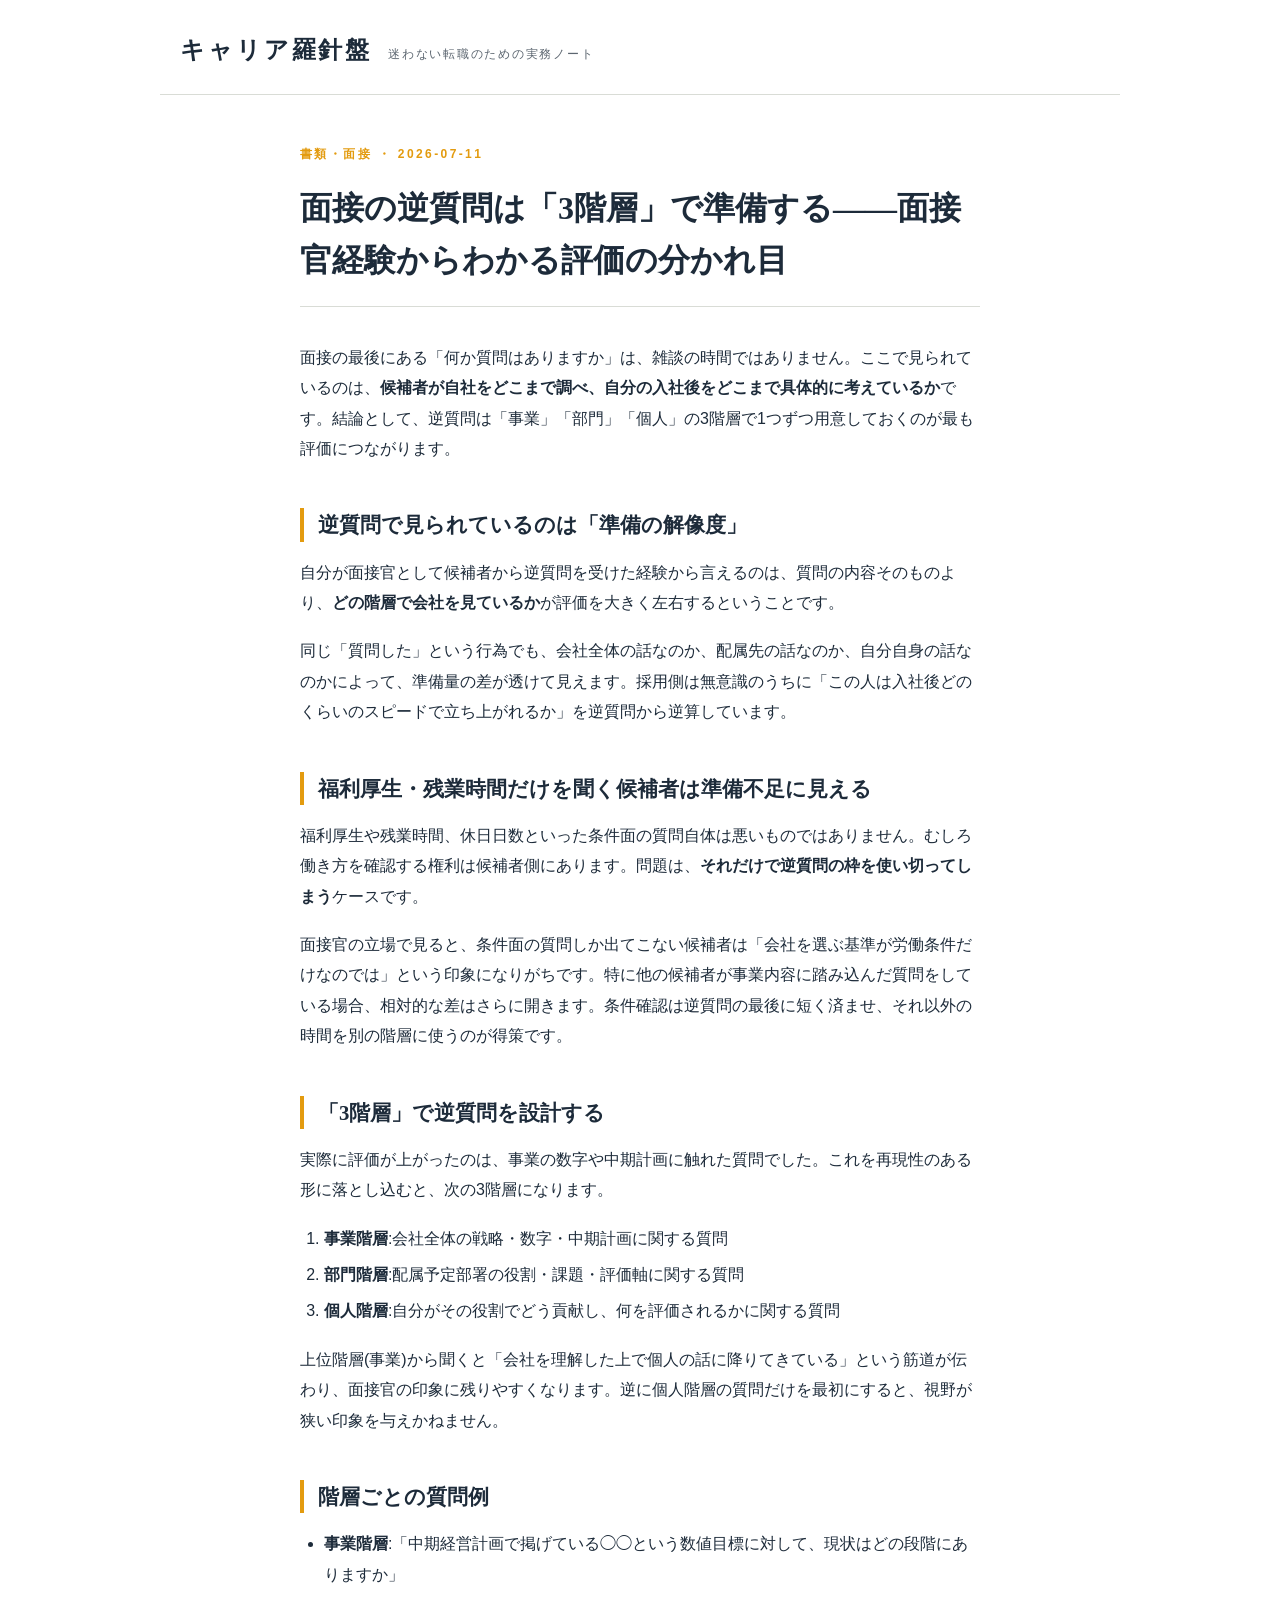
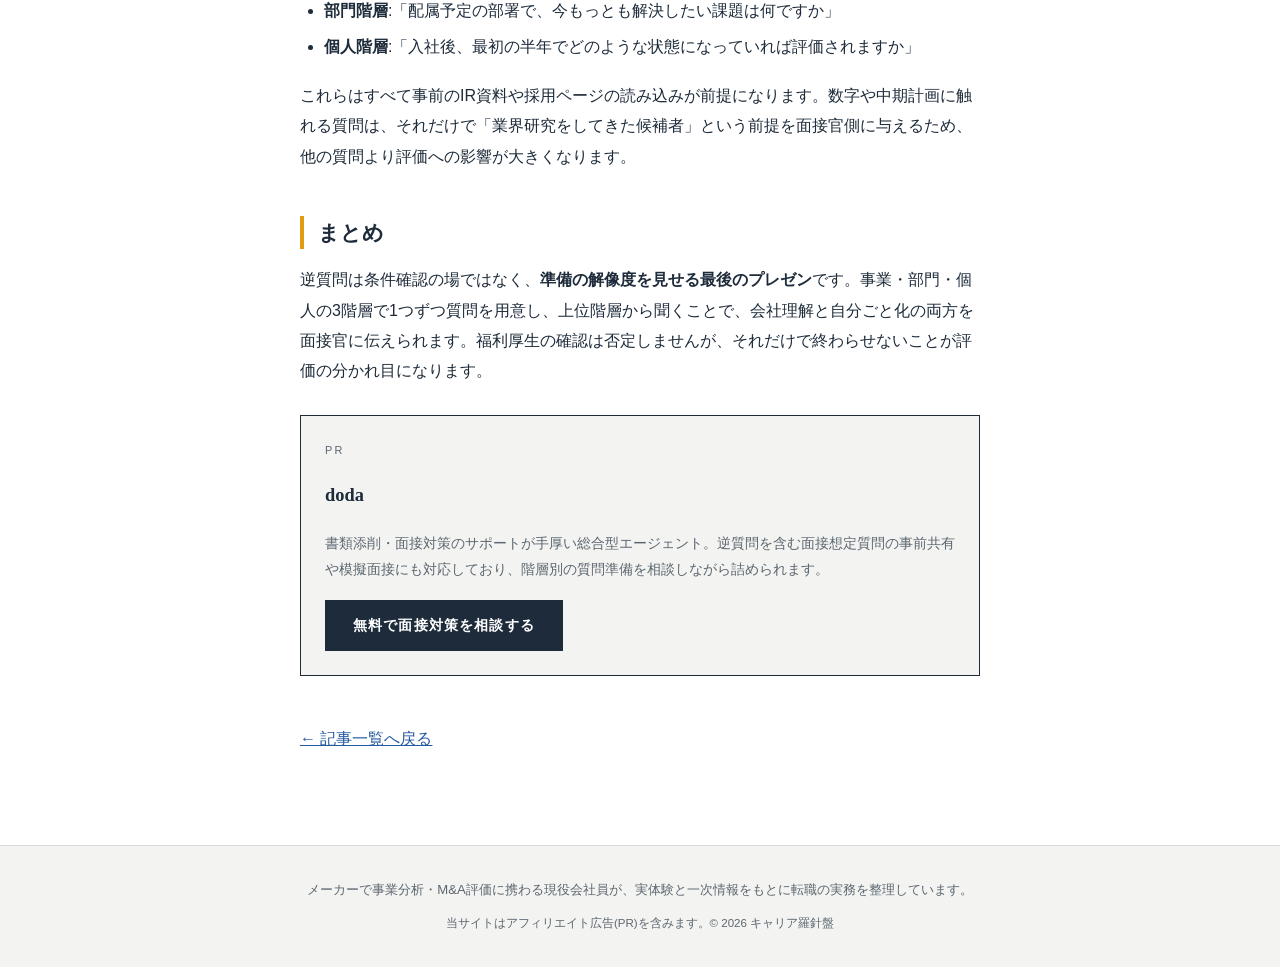
<file: docs/2026-07-11-gyakushitsumon-3kaisou.html>
<!DOCTYPE html>
<html lang="ja">
<head>
<meta charset="UTF-8">
<meta name="viewport" content="width=device-width, initial-scale=1.0">
<title>面接の逆質問は「3階層」で準備する——面接官経験からわかる評価の分かれ目 | キャリア羅針盤</title>
<meta name="description" content="逆質問は準備の解像度を測る場です。事業・部門・個人の3階層で質問を設計する方法を、面接官経験を交えて解説します。">
<style>:root{
  --ink:#1d2b3a;
  --paper:#ffffff;
  --mist:#f3f4f1;
  --amber:#e39b0f;
  --link:#24589f;
  --gray:#5c6670;
  --hair:#d9dcd6;
}
*{margin:0;padding:0;box-sizing:border-box}
body{
  font-family:"Hiragino Sans","Hiragino Kaku Gothic ProN","Yu Gothic","Noto Sans JP",Meiryo,sans-serif;
  color:var(--ink);background:var(--paper);
  line-height:1.9;font-size:16px;
  -webkit-font-smoothing:antialiased;
}
a{color:var(--link)}
a:focus-visible{outline:2px solid var(--amber);outline-offset:3px}

/* ---- header ---- */
.site-head{
  max-width:960px;margin:0 auto;padding:28px 20px 20px;
  border-bottom:1px solid var(--hair);
  display:flex;align-items:baseline;gap:16px;flex-wrap:wrap;
}
.brand{
  font-family:"Hiragino Mincho ProN","Yu Mincho","Noto Serif JP",serif;
  font-size:1.5rem;font-weight:600;letter-spacing:.12em;
  color:var(--ink);text-decoration:none;
}
.tagline{font-size:.78rem;color:var(--gray);letter-spacing:.14em}

/* ---- hero ---- */
.hero{
  max-width:960px;margin:0 auto;padding:56px 20px;
  display:flex;gap:40px;align-items:stretch;
}
.hero-vertical{
  writing-mode:vertical-rl;
  font-family:"Hiragino Mincho ProN","Yu Mincho","Noto Serif JP",serif;
  font-size:1.35rem;letter-spacing:.35em;font-weight:600;
  border-right:3px solid var(--amber);
  padding-right:18px;color:var(--ink);
}
.hero-main h1{
  font-family:"Hiragino Mincho ProN","Yu Mincho","Noto Serif JP",serif;
  font-size:clamp(1.6rem,4.5vw,2.4rem);
  font-weight:600;line-height:1.5;letter-spacing:.05em;margin-bottom:18px;
}
.hero-main p{color:var(--gray);max-width:34em;font-size:.95rem}

/* ---- article grid ---- */
.grid{
  max-width:960px;margin:0 auto;padding:8px 20px 72px;
  display:grid;grid-template-columns:repeat(auto-fill,minmax(280px,1fr));gap:20px;
}
.card{
  display:block;text-decoration:none;color:var(--ink);
  border:1px solid var(--hair);background:var(--paper);
  padding:22px 22px 18px;transition:border-color .2s;
}
.card:hover{border-color:var(--amber)}
.card-cat{
  font-size:.72rem;letter-spacing:.18em;color:var(--amber);
  font-weight:700;margin-bottom:10px;
}
.card-title{
  font-family:"Hiragino Mincho ProN","Yu Mincho","Noto Serif JP",serif;
  font-size:1.1rem;font-weight:600;line-height:1.6;margin-bottom:10px;
}
.card-desc{font-size:.85rem;color:var(--gray);line-height:1.8;margin-bottom:12px}
.card-date{font-size:.75rem;color:var(--gray)}

/* ---- article page ---- */
.article{max-width:720px;margin:0 auto;padding:48px 20px 72px}
.eyebrow{font-size:.75rem;letter-spacing:.2em;color:var(--amber);font-weight:700;margin-bottom:12px}
.article h1{
  font-family:"Hiragino Mincho ProN","Yu Mincho","Noto Serif JP",serif;
  font-size:clamp(1.5rem,4vw,2rem);font-weight:600;line-height:1.6;
  margin-bottom:36px;padding-bottom:20px;border-bottom:1px solid var(--hair);
}
.article h2{
  font-family:"Hiragino Mincho ProN","Yu Mincho","Noto Serif JP",serif;
  font-size:1.3rem;font-weight:600;margin:44px 0 16px;
  padding-left:14px;border-left:4px solid var(--amber);line-height:1.6;
}
.article h3{font-size:1.05rem;font-weight:700;margin:32px 0 12px}
.article p{margin-bottom:18px}
.article ul,.article ol{margin:0 0 18px 1.5em}
.article li{margin-bottom:6px}
.article blockquote{
  background:var(--mist);padding:16px 20px;margin-bottom:18px;
  border-left:3px solid var(--gray);font-size:.92rem;color:var(--gray);
}
.back{margin-top:48px}

/* ---- CTA box ---- */
.cta{
  border:1.5px solid var(--ink);background:var(--mist);
  padding:24px;margin:28px 0;
}
.cta-label{font-size:.68rem;letter-spacing:.2em;color:var(--gray);margin-bottom:6px}
.cta-name{
  font-family:"Hiragino Mincho ProN","Yu Mincho","Noto Serif JP",serif;
  font-size:1.15rem;font-weight:600;margin-bottom:8px;
}
.cta-desc{font-size:.88rem;color:var(--gray);margin-bottom:16px;line-height:1.8}
.cta-btn{
  display:inline-block;background:var(--ink);color:#fff;text-decoration:none;
  padding:12px 28px;font-size:.9rem;font-weight:700;letter-spacing:.08em;
  transition:background .2s;
}
.cta-btn:hover{background:var(--amber)}
.cta-btn:focus-visible{outline:2px solid var(--amber);outline-offset:3px}

/* ---- footer ---- */
.site-foot{
  border-top:1px solid var(--hair);background:var(--mist);
  padding:32px 20px;text-align:center;font-size:.82rem;color:var(--gray);
}
.site-foot .fine{margin-top:10px;font-size:.72rem}

@media (max-width:640px){
  .hero{flex-direction:row;gap:24px;padding:40px 20px}
  .hero-vertical{font-size:1.05rem}
}
@media (prefers-reduced-motion:reduce){
  *{transition:none!important}
}
</style>
</head>
<body>
<header class="site-head">
  <a class="brand" href="index.html">キャリア羅針盤</a>
  <p class="tagline">迷わない転職のための実務ノート</p>
</header>
<main class="article">
  <p class="eyebrow">書類・面接 ・ 2026-07-11</p>
  <h1>面接の逆質問は「3階層」で準備する——面接官経験からわかる評価の分かれ目</h1>
  <p>面接の最後にある「何か質問はありますか」は、雑談の時間ではありません。ここで見られているのは、<strong>候補者が自社をどこまで調べ、自分の入社後をどこまで具体的に考えているか</strong>です。結論として、逆質問は「事業」「部門」「個人」の3階層で1つずつ用意しておくのが最も評価につながります。</p>
<h2>逆質問で見られているのは「準備の解像度」</h2>
<p>自分が面接官として候補者から逆質問を受けた経験から言えるのは、質問の内容そのものより、<strong>どの階層で会社を見ているか</strong>が評価を大きく左右するということです。</p>
<p>同じ「質問した」という行為でも、会社全体の話なのか、配属先の話なのか、自分自身の話なのかによって、準備量の差が透けて見えます。採用側は無意識のうちに「この人は入社後どのくらいのスピードで立ち上がれるか」を逆質問から逆算しています。</p>
<h2>福利厚生・残業時間だけを聞く候補者は準備不足に見える</h2>
<p>福利厚生や残業時間、休日日数といった条件面の質問自体は悪いものではありません。むしろ働き方を確認する権利は候補者側にあります。問題は、<strong>それだけで逆質問の枠を使い切ってしまう</strong>ケースです。</p>
<p>面接官の立場で見ると、条件面の質問しか出てこない候補者は「会社を選ぶ基準が労働条件だけなのでは」という印象になりがちです。特に他の候補者が事業内容に踏み込んだ質問をしている場合、相対的な差はさらに開きます。条件確認は逆質問の最後に短く済ませ、それ以外の時間を別の階層に使うのが得策です。</p>
<h2>「3階層」で逆質問を設計する</h2>
<p>実際に評価が上がったのは、事業の数字や中期計画に触れた質問でした。これを再現性のある形に落とし込むと、次の3階層になります。</p>
<ol>
<li><strong>事業階層</strong>:会社全体の戦略・数字・中期計画に関する質問</li>
<li><strong>部門階層</strong>:配属予定部署の役割・課題・評価軸に関する質問</li>
<li><strong>個人階層</strong>:自分がその役割でどう貢献し、何を評価されるかに関する質問</li>
</ol>
<p>上位階層(事業)から聞くと「会社を理解した上で個人の話に降りてきている」という筋道が伝わり、面接官の印象に残りやすくなります。逆に個人階層の質問だけを最初にすると、視野が狭い印象を与えかねません。</p>
<h2>階層ごとの質問例</h2>
<ul>
<li><strong>事業階層</strong>:「中期経営計画で掲げている◯◯という数値目標に対して、現状はどの段階にありますか」</li>
<li><strong>部門階層</strong>:「配属予定の部署で、今もっとも解決したい課題は何ですか」</li>
<li><strong>個人階層</strong>:「入社後、最初の半年でどのような状態になっていれば評価されますか」</li>
</ul>
<p>これらはすべて事前のIR資料や採用ページの読み込みが前提になります。数字や中期計画に触れる質問は、それだけで「業界研究をしてきた候補者」という前提を面接官側に与えるため、他の質問より評価への影響が大きくなります。</p>
<h2>まとめ</h2>
<p>逆質問は条件確認の場ではなく、<strong>準備の解像度を見せる最後のプレゼン</strong>です。事業・部門・個人の3階層で1つずつ質問を用意し、上位階層から聞くことで、会社理解と自分ごと化の両方を面接官に伝えられます。福利厚生の確認は否定しませんが、それだけで終わらせないことが評価の分かれ目になります。</p>
<aside class="cta"><p class="cta-label">PR</p><p class="cta-name">doda</p><p class="cta-desc">書類添削・面接対策のサポートが手厚い総合型エージェント。逆質問を含む面接想定質問の事前共有や模擬面接にも対応しており、階層別の質問準備を相談しながら詰められます。</p><a class="cta-btn" href="https://REPLACE-WITH-YOUR-ASP-LINK" rel="nofollow sponsored" target="_blank">無料で面接対策を相談する</a></aside>
  <p class="back"><a href="index.html">← 記事一覧へ戻る</a></p>
</main>
<footer class="site-foot">
  <p>メーカーで事業分析・M&A評価に携わる現役会社員が、実体験と一次情報をもとに転職の実務を整理しています。</p>
  <p class="fine">当サイトはアフィリエイト広告(PR)を含みます。&copy; 2026 キャリア羅針盤</p>
</footer>
</body>
</html>
</file>
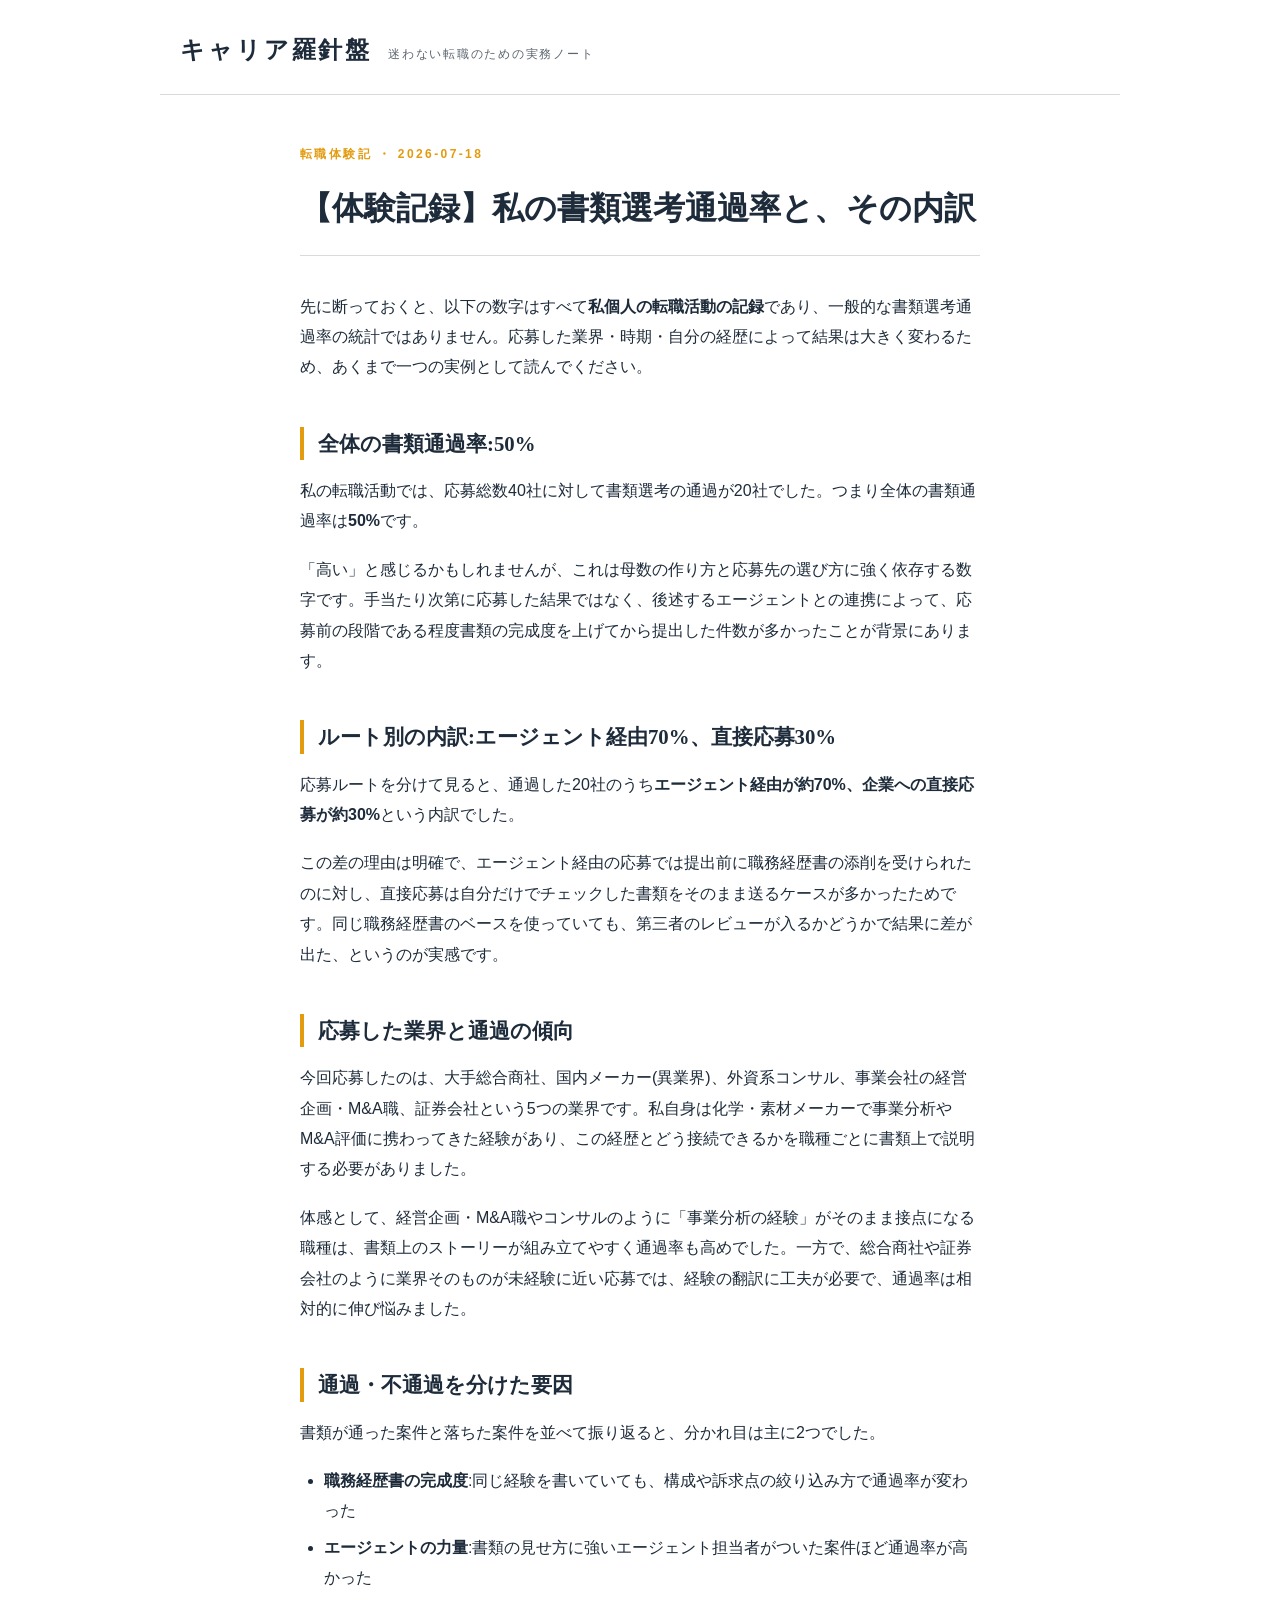
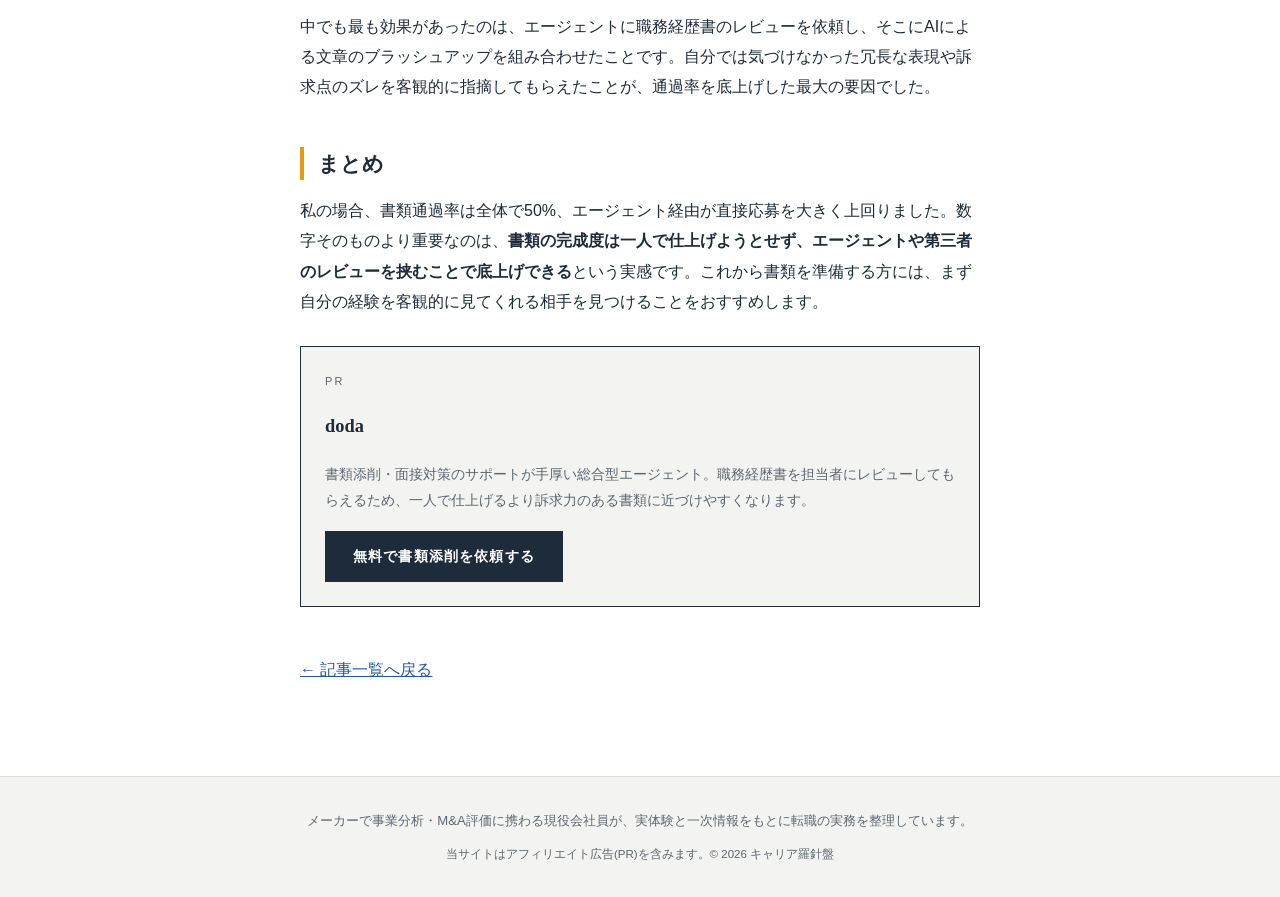
<file: docs/2026-07-18-shorui-tsuka-ritsu.html>
<!DOCTYPE html>
<html lang="ja">
<head>
<meta charset="UTF-8">
<meta name="viewport" content="width=device-width, initial-scale=1.0">
<title>【体験記録】私の書類選考通過率と、その内訳 | キャリア羅針盤</title>
<meta name="description" content="書類選考通過率50%という個人記録の内訳を、応募ルート・業界別に分解します。一般的な通過率の統計ではありません。">
<style>:root{
  --ink:#1d2b3a;
  --paper:#ffffff;
  --mist:#f3f4f1;
  --amber:#e39b0f;
  --link:#24589f;
  --gray:#5c6670;
  --hair:#d9dcd6;
}
*{margin:0;padding:0;box-sizing:border-box}
body{
  font-family:"Hiragino Sans","Hiragino Kaku Gothic ProN","Yu Gothic","Noto Sans JP",Meiryo,sans-serif;
  color:var(--ink);background:var(--paper);
  line-height:1.9;font-size:16px;
  -webkit-font-smoothing:antialiased;
}
a{color:var(--link)}
a:focus-visible{outline:2px solid var(--amber);outline-offset:3px}

/* ---- header ---- */
.site-head{
  max-width:960px;margin:0 auto;padding:28px 20px 20px;
  border-bottom:1px solid var(--hair);
  display:flex;align-items:baseline;gap:16px;flex-wrap:wrap;
}
.brand{
  font-family:"Hiragino Mincho ProN","Yu Mincho","Noto Serif JP",serif;
  font-size:1.5rem;font-weight:600;letter-spacing:.12em;
  color:var(--ink);text-decoration:none;
}
.tagline{font-size:.78rem;color:var(--gray);letter-spacing:.14em}

/* ---- hero ---- */
.hero{
  max-width:960px;margin:0 auto;padding:56px 20px;
  display:flex;gap:40px;align-items:stretch;
}
.hero-vertical{
  writing-mode:vertical-rl;
  font-family:"Hiragino Mincho ProN","Yu Mincho","Noto Serif JP",serif;
  font-size:1.35rem;letter-spacing:.35em;font-weight:600;
  border-right:3px solid var(--amber);
  padding-right:18px;color:var(--ink);
}
.hero-main h1{
  font-family:"Hiragino Mincho ProN","Yu Mincho","Noto Serif JP",serif;
  font-size:clamp(1.6rem,4.5vw,2.4rem);
  font-weight:600;line-height:1.5;letter-spacing:.05em;margin-bottom:18px;
}
.hero-main p{color:var(--gray);max-width:34em;font-size:.95rem}

/* ---- article grid ---- */
.grid{
  max-width:960px;margin:0 auto;padding:8px 20px 72px;
  display:grid;grid-template-columns:repeat(auto-fill,minmax(280px,1fr));gap:20px;
}
.card{
  display:block;text-decoration:none;color:var(--ink);
  border:1px solid var(--hair);background:var(--paper);
  padding:22px 22px 18px;transition:border-color .2s;
}
.card:hover{border-color:var(--amber)}
.card-cat{
  font-size:.72rem;letter-spacing:.18em;color:var(--amber);
  font-weight:700;margin-bottom:10px;
}
.card-title{
  font-family:"Hiragino Mincho ProN","Yu Mincho","Noto Serif JP",serif;
  font-size:1.1rem;font-weight:600;line-height:1.6;margin-bottom:10px;
}
.card-desc{font-size:.85rem;color:var(--gray);line-height:1.8;margin-bottom:12px}
.card-date{font-size:.75rem;color:var(--gray)}

/* ---- article page ---- */
.article{max-width:720px;margin:0 auto;padding:48px 20px 72px}
.eyebrow{font-size:.75rem;letter-spacing:.2em;color:var(--amber);font-weight:700;margin-bottom:12px}
.article h1{
  font-family:"Hiragino Mincho ProN","Yu Mincho","Noto Serif JP",serif;
  font-size:clamp(1.5rem,4vw,2rem);font-weight:600;line-height:1.6;
  margin-bottom:36px;padding-bottom:20px;border-bottom:1px solid var(--hair);
}
.article h2{
  font-family:"Hiragino Mincho ProN","Yu Mincho","Noto Serif JP",serif;
  font-size:1.3rem;font-weight:600;margin:44px 0 16px;
  padding-left:14px;border-left:4px solid var(--amber);line-height:1.6;
}
.article h3{font-size:1.05rem;font-weight:700;margin:32px 0 12px}
.article p{margin-bottom:18px}
.article ul,.article ol{margin:0 0 18px 1.5em}
.article li{margin-bottom:6px}
.article blockquote{
  background:var(--mist);padding:16px 20px;margin-bottom:18px;
  border-left:3px solid var(--gray);font-size:.92rem;color:var(--gray);
}
.back{margin-top:48px}

/* ---- CTA box ---- */
.cta{
  border:1.5px solid var(--ink);background:var(--mist);
  padding:24px;margin:28px 0;
}
.cta-label{font-size:.68rem;letter-spacing:.2em;color:var(--gray);margin-bottom:6px}
.cta-name{
  font-family:"Hiragino Mincho ProN","Yu Mincho","Noto Serif JP",serif;
  font-size:1.15rem;font-weight:600;margin-bottom:8px;
}
.cta-desc{font-size:.88rem;color:var(--gray);margin-bottom:16px;line-height:1.8}
.cta-btn{
  display:inline-block;background:var(--ink);color:#fff;text-decoration:none;
  padding:12px 28px;font-size:.9rem;font-weight:700;letter-spacing:.08em;
  transition:background .2s;
}
.cta-btn:hover{background:var(--amber)}
.cta-btn:focus-visible{outline:2px solid var(--amber);outline-offset:3px}

/* ---- footer ---- */
.site-foot{
  border-top:1px solid var(--hair);background:var(--mist);
  padding:32px 20px;text-align:center;font-size:.82rem;color:var(--gray);
}
.site-foot .fine{margin-top:10px;font-size:.72rem}

@media (max-width:640px){
  .hero{flex-direction:row;gap:24px;padding:40px 20px}
  .hero-vertical{font-size:1.05rem}
}
@media (prefers-reduced-motion:reduce){
  *{transition:none!important}
}
</style>
</head>
<body>
<header class="site-head">
  <a class="brand" href="index.html">キャリア羅針盤</a>
  <p class="tagline">迷わない転職のための実務ノート</p>
</header>
<main class="article">
  <p class="eyebrow">転職体験記 ・ 2026-07-18</p>
  <h1>【体験記録】私の書類選考通過率と、その内訳</h1>
  <p>先に断っておくと、以下の数字はすべて<strong>私個人の転職活動の記録</strong>であり、一般的な書類選考通過率の統計ではありません。応募した業界・時期・自分の経歴によって結果は大きく変わるため、あくまで一つの実例として読んでください。</p>
<h2>全体の書類通過率:50%</h2>
<p>私の転職活動では、応募総数40社に対して書類選考の通過が20社でした。つまり全体の書類通過率は<strong>50%</strong>です。</p>
<p>「高い」と感じるかもしれませんが、これは母数の作り方と応募先の選び方に強く依存する数字です。手当たり次第に応募した結果ではなく、後述するエージェントとの連携によって、応募前の段階である程度書類の完成度を上げてから提出した件数が多かったことが背景にあります。</p>
<h2>ルート別の内訳:エージェント経由70%、直接応募30%</h2>
<p>応募ルートを分けて見ると、通過した20社のうち<strong>エージェント経由が約70%、企業への直接応募が約30%</strong>という内訳でした。</p>
<p>この差の理由は明確で、エージェント経由の応募では提出前に職務経歴書の添削を受けられたのに対し、直接応募は自分だけでチェックした書類をそのまま送るケースが多かったためです。同じ職務経歴書のベースを使っていても、第三者のレビューが入るかどうかで結果に差が出た、というのが実感です。</p>
<h2>応募した業界と通過の傾向</h2>
<p>今回応募したのは、大手総合商社、国内メーカー(異業界)、外資系コンサル、事業会社の経営企画・M&amp;A職、証券会社という5つの業界です。私自身は化学・素材メーカーで事業分析やM&amp;A評価に携わってきた経験があり、この経歴とどう接続できるかを職種ごとに書類上で説明する必要がありました。</p>
<p>体感として、経営企画・M&amp;A職やコンサルのように「事業分析の経験」がそのまま接点になる職種は、書類上のストーリーが組み立てやすく通過率も高めでした。一方で、総合商社や証券会社のように業界そのものが未経験に近い応募では、経験の翻訳に工夫が必要で、通過率は相対的に伸び悩みました。</p>
<h2>通過・不通過を分けた要因</h2>
<p>書類が通った案件と落ちた案件を並べて振り返ると、分かれ目は主に2つでした。</p>
<ul>
<li><strong>職務経歴書の完成度</strong>:同じ経験を書いていても、構成や訴求点の絞り込み方で通過率が変わった</li>
<li><strong>エージェントの力量</strong>:書類の見せ方に強いエージェント担当者がついた案件ほど通過率が高かった</li>
</ul>
<p>中でも最も効果があったのは、エージェントに職務経歴書のレビューを依頼し、そこにAIによる文章のブラッシュアップを組み合わせたことです。自分では気づけなかった冗長な表現や訴求点のズレを客観的に指摘してもらえたことが、通過率を底上げした最大の要因でした。</p>
<h2>まとめ</h2>
<p>私の場合、書類通過率は全体で50%、エージェント経由が直接応募を大きく上回りました。数字そのものより重要なのは、<strong>書類の完成度は一人で仕上げようとせず、エージェントや第三者のレビューを挟むことで底上げできる</strong>という実感です。これから書類を準備する方には、まず自分の経験を客観的に見てくれる相手を見つけることをおすすめします。</p>
<aside class="cta"><p class="cta-label">PR</p><p class="cta-name">doda</p><p class="cta-desc">書類添削・面接対策のサポートが手厚い総合型エージェント。職務経歴書を担当者にレビューしてもらえるため、一人で仕上げるより訴求力のある書類に近づけやすくなります。</p><a class="cta-btn" href="https://REPLACE-WITH-YOUR-ASP-LINK" rel="nofollow sponsored" target="_blank">無料で書類添削を依頼する</a></aside>
  <p class="back"><a href="index.html">← 記事一覧へ戻る</a></p>
</main>
<footer class="site-foot">
  <p>メーカーで事業分析・M&A評価に携わる現役会社員が、実体験と一次情報をもとに転職の実務を整理しています。</p>
  <p class="fine">当サイトはアフィリエイト広告(PR)を含みます。&copy; 2026 キャリア羅針盤</p>
</footer>
</body>
</html>
</file>
